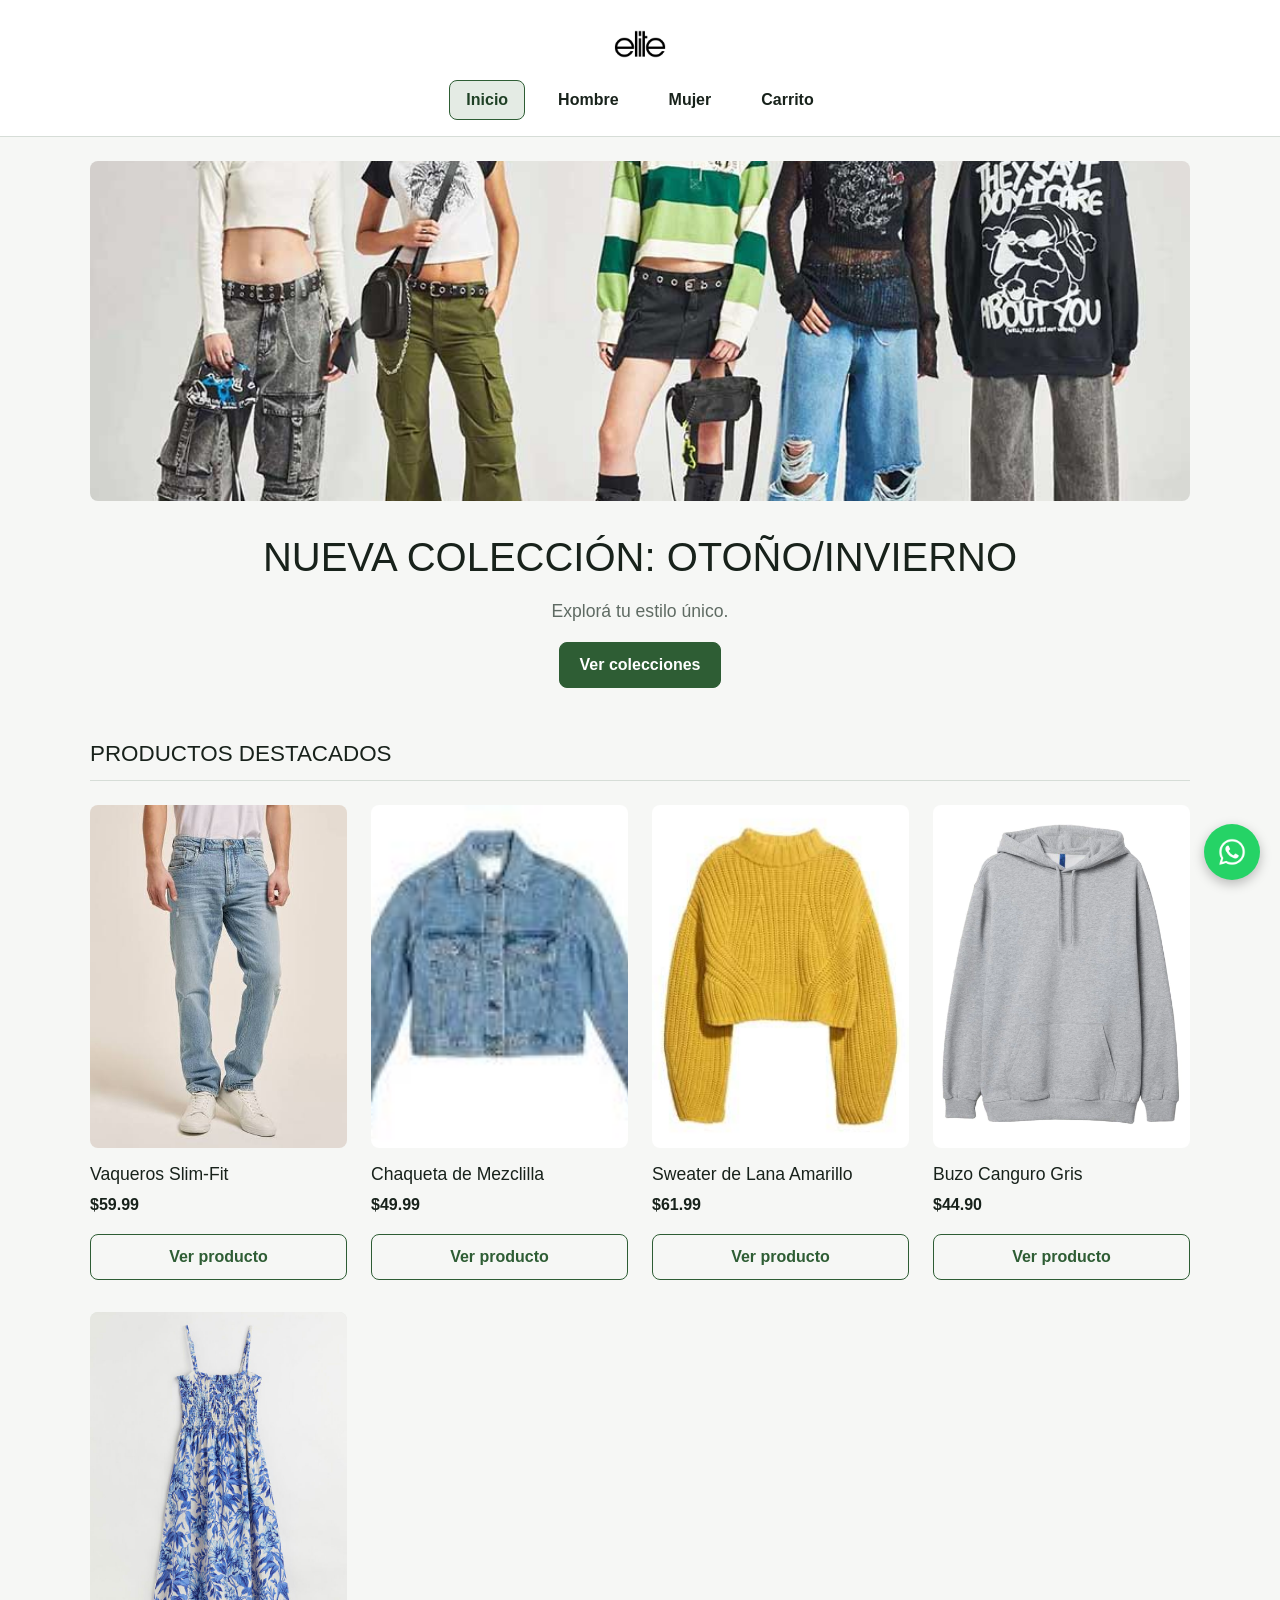
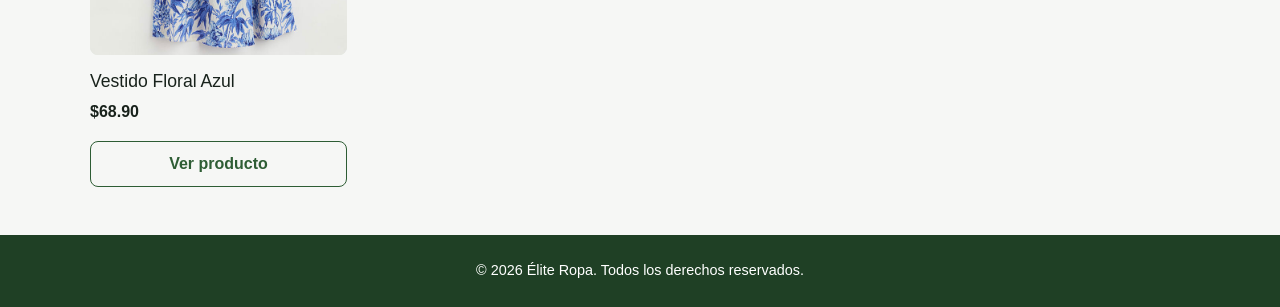
<file: index.html>
<!DOCTYPE html>
<html lang="es">
<head>
  <meta charset="UTF-8">
  <meta http-equiv="refresh" content="0; url=trabajo_practico_4/src/index.html">
  <title>Élite</title>
</head>
<body>
  <a href="trabajo_practico_4/src/index.html">Ir a Élite</a>
</body>
</html>
</file>
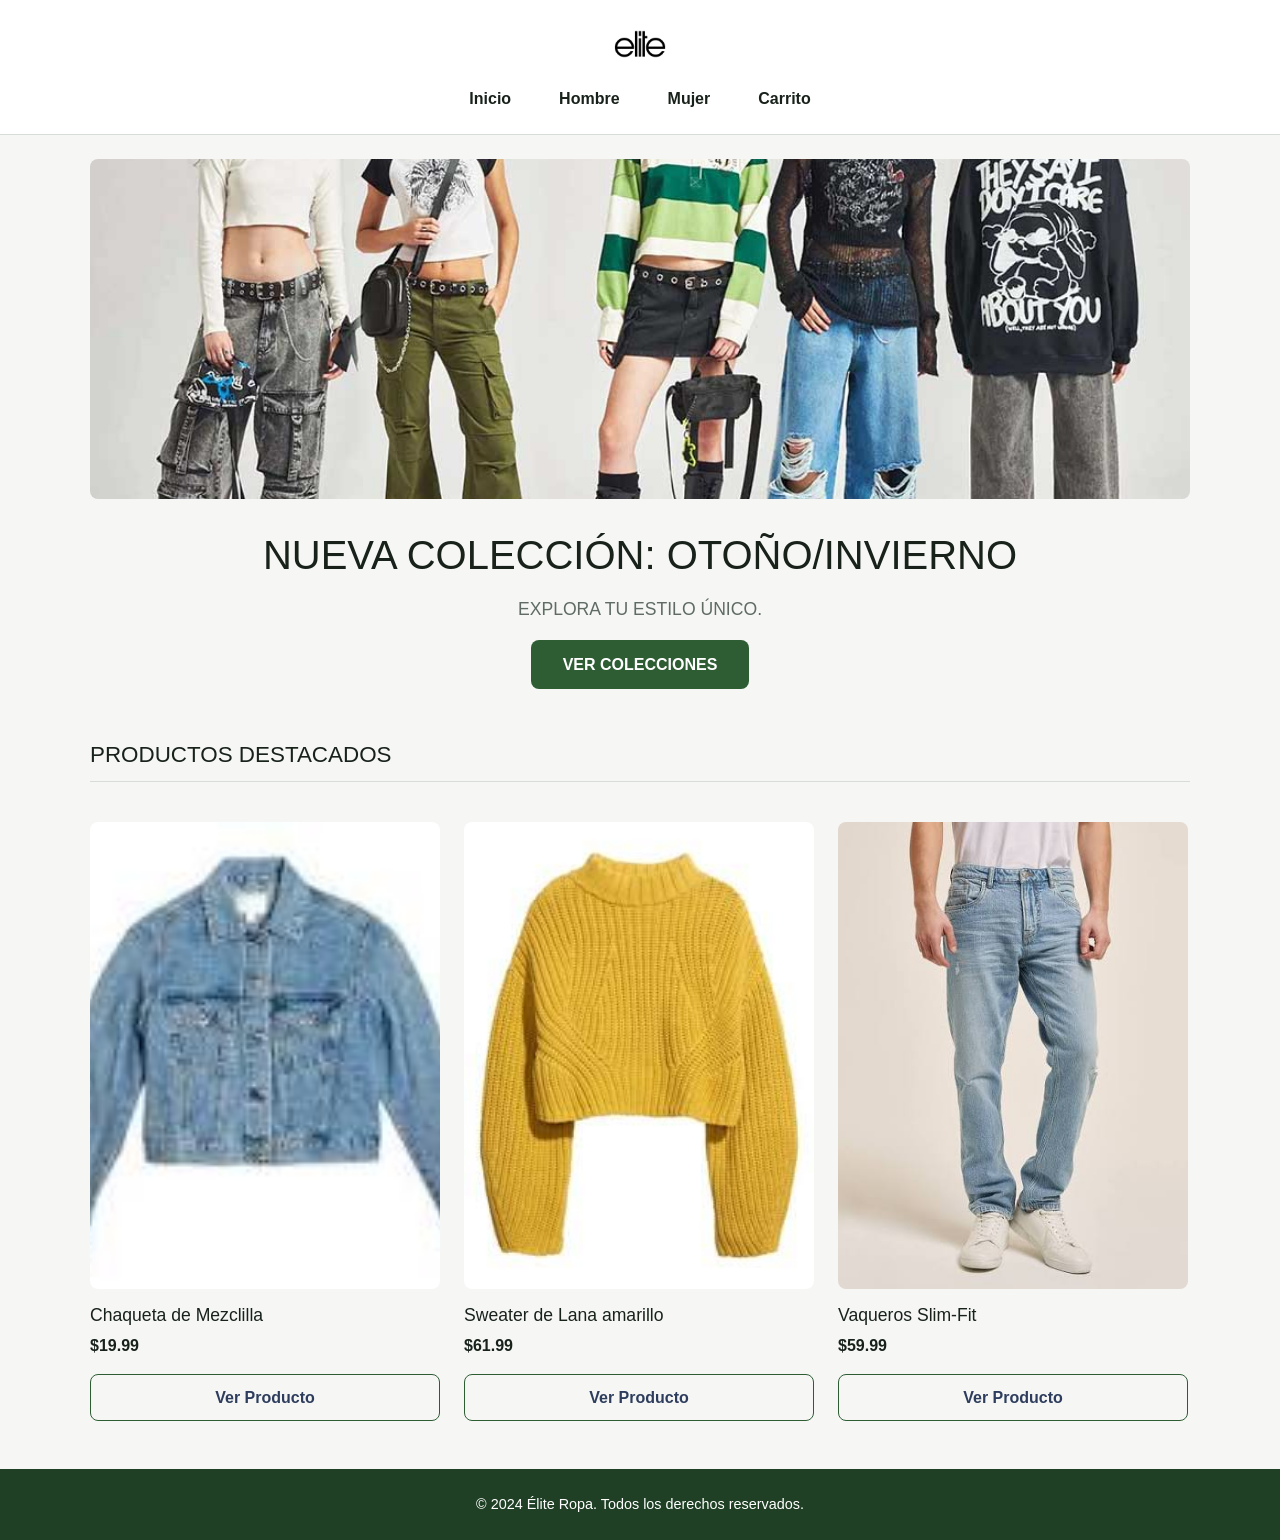
<file: trabajo_practico_3/src/index.html>
<!DOCTYPE html>
<html lang="es">
<head>
    <meta charset="UTF-8">
    <meta name="viewport" content="width=device-width, initial-scale=1.0">
    <title>Élite - Tienda de Ropa</title>
     <link rel="stylesheet" href="./recursos/estilo/style.css">
    <link rel="icon" href="./recursos/imagenes/logo/elite_icono.png">
</head>
<body>
    <header class="encabezado_principal">
        <nav class="menu">
            <a href="index.html">
                <img src="./recursos/imagenes/logo/elite_logo.png" alt="Logo Élite" width="50px">
            </a>
            <a href="index.html">Inicio</a>
            <a href="catalogo_hombre.html">Hombre</a>
            <a href="catalogo_mujer.html">Mujer</a>
            <a href="carrito.html">Carrito</a>
        </nav>
        <hr>
    </header>

    <main class="contenido_principal">
        <section class="seccion_coleccion">
            <img src="./recursos/imagenes/productos/coleccion_ropa.jpg" alt="Colección de ropa">
            <h1>NUEVA COLECCIÓN: OTOÑO/INVIERNO</h1>
            <p>EXPLORA TU ESTILO ÚNICO.</p>
            <a href="catalogo_hombre.html">VER COLECCIONES</a>
        </section>
    
        <section class="seccion_productos">
            <h2>PRODUCTOS DESTACADOS</h2>

            <article class="tarjeta_producto">
                <img src="./recursos/imagenes/productos/producto1.jpg" alt="Chaqueta de Mezclilla">
                <h3>Chaqueta de Mezclilla</h3>
                <p>$19.99</p>
                <a href="catalogo_mujer.html">Ver Producto</a>
            </article>

            <article class="tarjeta_producto">
                <img src="./recursos/imagenes/productos/producto2.jpg" alt="Sweater de Lana amarillo">
                <h3>Sweater de Lana amarillo</h3>
                <p>$61.99</p>
                <a href="catalogo_mujer.html">Ver Producto</a>
            </article>

            <article class="tarjeta_producto">
                <img src="./recursos/imagenes/productos/producto3.jpg" alt="Vaqueros Slim-Fit">
                <h3>Vaqueros Slim-Fit</h3>
                <p>$59.99</p>
                <a href="catalogo_hombre.html">Ver Producto</a>
            </article>
        </section>
    </main>

    <hr>
    <footer class="pie_pagina">
        <p>&copy; 2024 Élite Ropa. Todos los derechos reservados.</p>
    </footer>
</body>
</html>
</file>
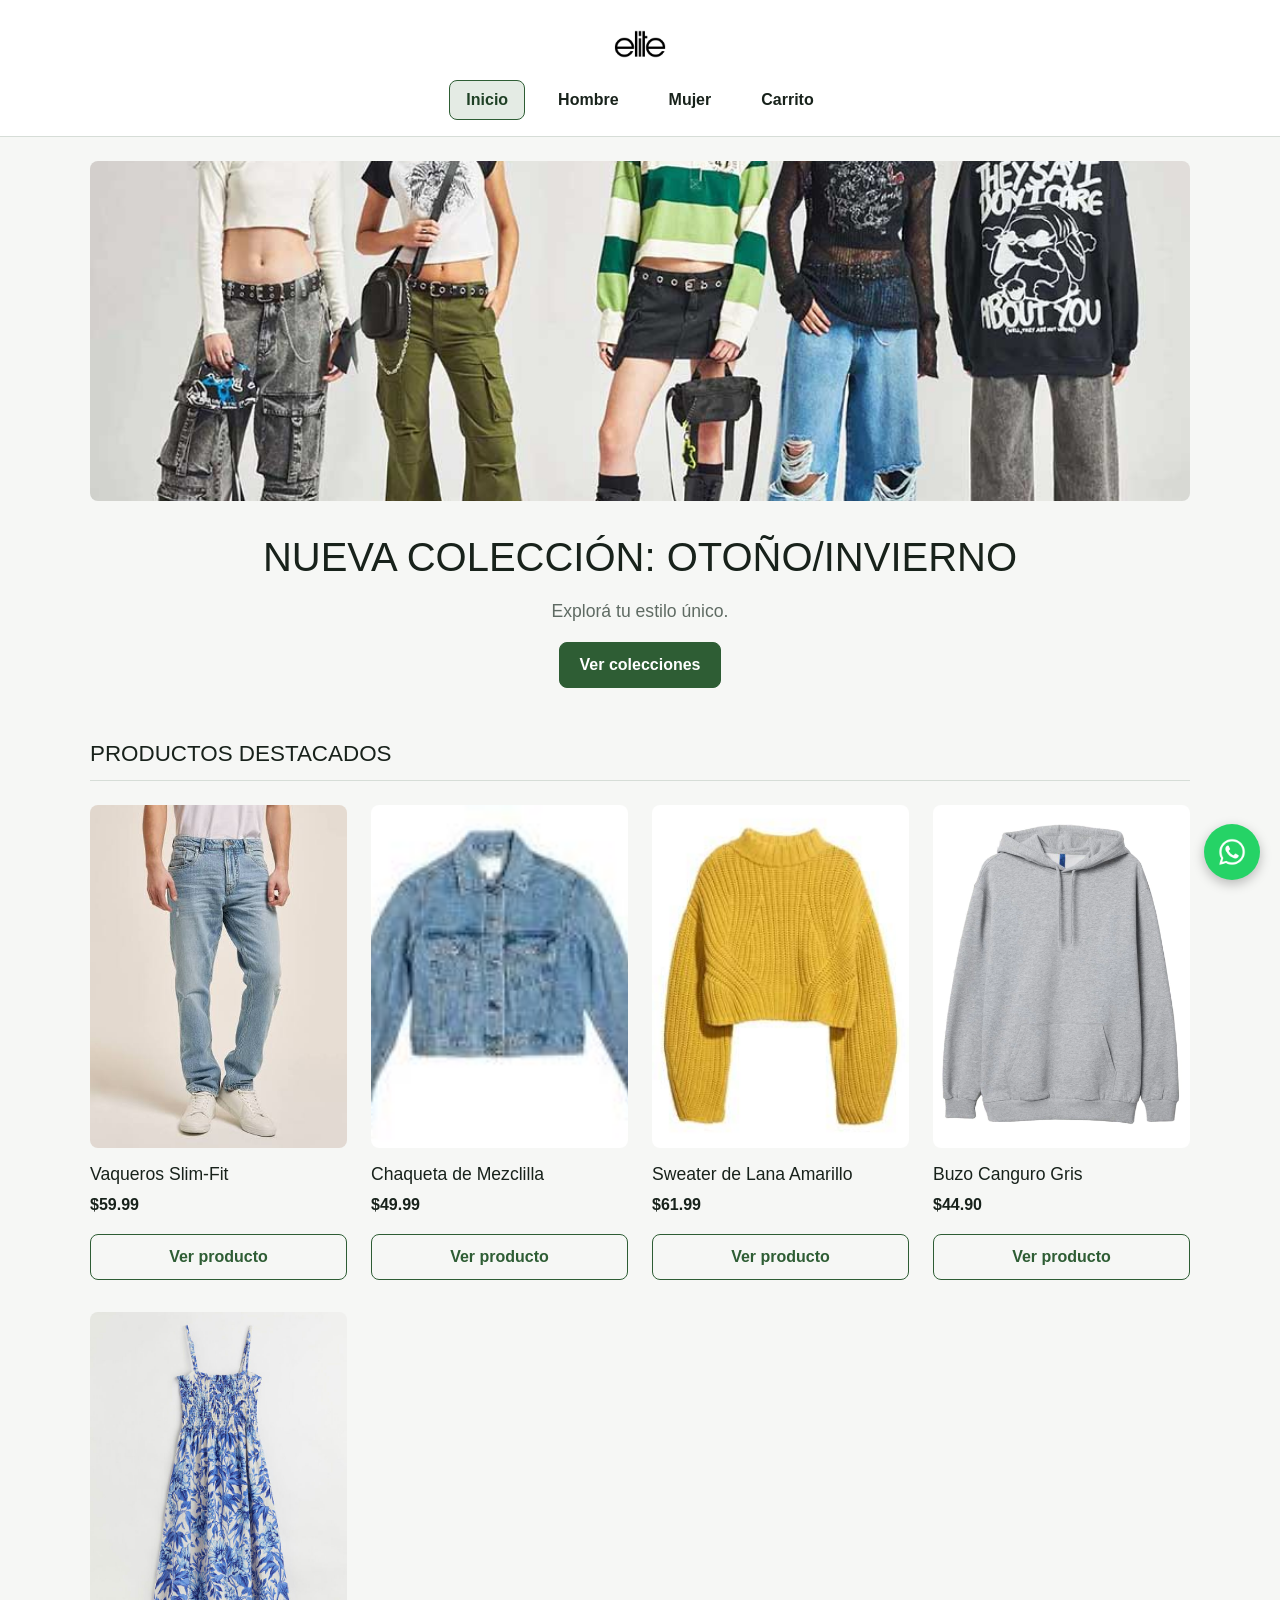
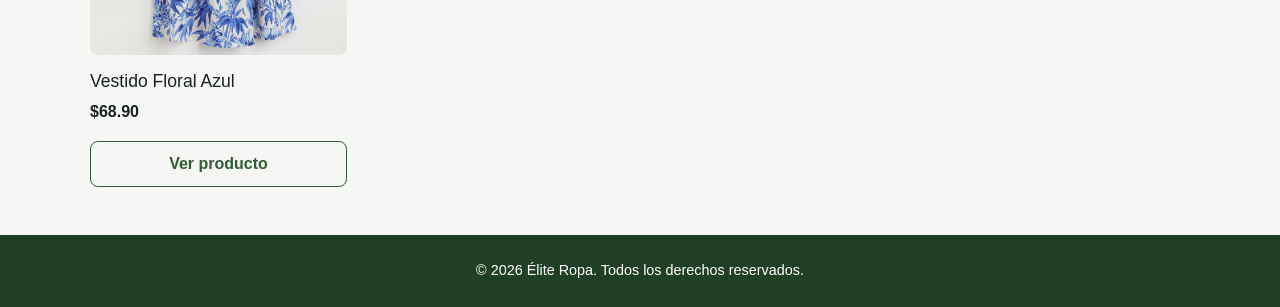
<file: trabajo_practico_4/src/index.html>
<!DOCTYPE html>
<html lang="es">
<head>
    <meta charset="UTF-8">
    <meta name="viewport" content="width=device-width, initial-scale=1.0">
    <title>Élite - Tienda de Ropa</title>
    <link rel="stylesheet" href="./recursos/estilo/style.css">
    <link rel="icon" href="./recursos/imagenes/logo/elite_icono.png">
    <script type="module" src="./recursos/js/vistas/vista.inicio.js"></script>
</head>
<body>
    <header class="encabezado-principal">
        <nav class="menu-principal" aria-label="Menú principal">
            <a class="menu-principal__logo" href="index.html">
                <img class="menu-principal__logo-imagen" src="./recursos/imagenes/logo/elite_logo.png" alt="Élite - Inicio">
            </a>
            <a class="menu-principal__enlace menu-principal__enlace--activo" aria-current="page" href="index.html">Inicio</a>
            <a class="menu-principal__enlace" href="catalogo_hombre.html">Hombre</a>
            <a class="menu-principal__enlace" href="catalogo_mujer.html">Mujer</a>
            <a class="menu-principal__enlace" href="carrito.html">Carrito <span class="menu-principal__contador" data-carrito-contador hidden>0</span></a>
        </nav>
    </header>

    <main class="contenido-principal">
        <section class="portada">
            <img class="portada__imagen" src="./recursos/imagenes/productos/coleccion_ropa.jpg" alt="Colección de ropa">
            <h1 class="portada__titulo">NUEVA COLECCIÓN: OTOÑO/INVIERNO</h1>
            <p class="portada__subtitulo">Explorá tu estilo único.</p>
            <a class="boton boton--primario" href="catalogo_hombre.html">Ver colecciones</a>
        </section>

        <section>
            <h2 class="titulo-seccion">PRODUCTOS DESTACADOS</h2>
            <p class="estado-carga" data-estado role="status">Cargando productos...</p>
            <ul class="grilla-productos" id="grilla-destacados"></ul>
        </section>
    </main>

    <footer class="pie-pagina">
        <p class="pie-pagina__texto">&copy; 2026 Élite Ropa. Todos los derechos reservados.</p>
    </footer>
</body>
</html>
</file>
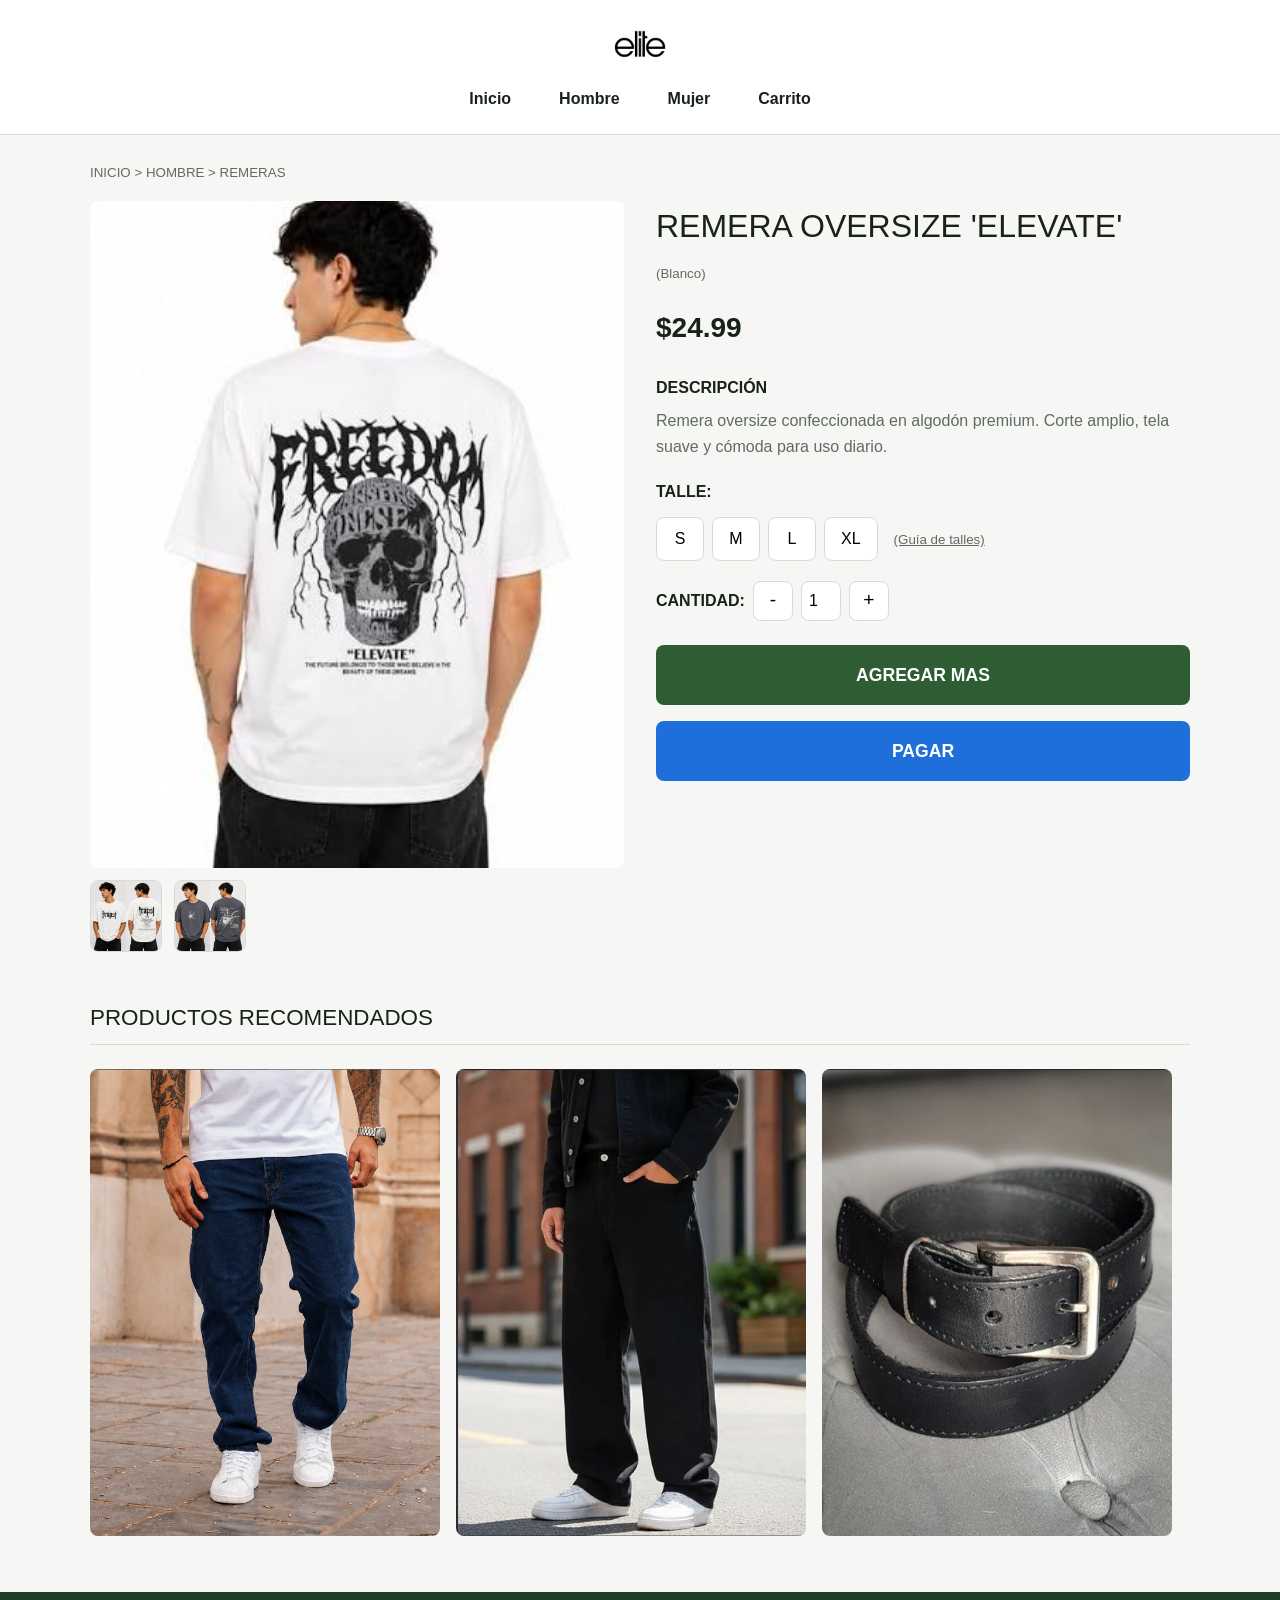
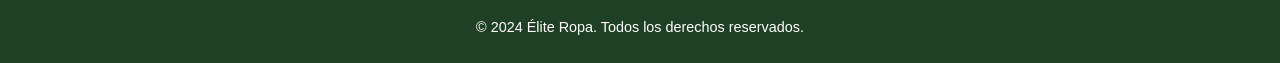
<file: trabajo_practico_3/src/carrito.html>
<!DOCTYPE html>
<html lang="es">
<head>
    <meta charset="UTF-8">
    <meta name="viewport" content="width=device-width, initial-scale=1.0">
    <title>Élite - Carrito</title>
    <link rel="stylesheet" href="./recursos/estilo/style.css">
    <link rel="icon" href="./recursos/imagenes/logo/elite_icono.png">
</head>
<body>
    <header class="encabezado_principal">
        <nav class="menu">
            <a href="index.html">
                <img src="./recursos/imagenes/logo/elite_logo.png" alt="Logo Élite" width="50px">
            </a>
            <a href="index.html">Inicio</a>
            <a href="catalogo_hombre.html">Hombre</a>
            <a href="catalogo_mujer.html">Mujer</a>
            <a href="carrito.html">Carrito</a>
        </nav>
        <hr>
    </header>

    <main class="contenido_principal">
        <p><small>INICIO > HOMBRE > REMERAS</small></p>

        <section class="seccion_productos">
            <article class="tarjeta_producto">
                <!-- GALERÍA DE IMÁGENES DEL PRODUCTO -->
                <div class="galeria_producto">
                    <img src="./recursos/imagenes/productos/remera_oversize_principal.jpg" alt="Remera Oversize Elevate" width="300px">
                    <div>
                        <img src="./recursos/imagenes/productos/vista_miniatura_1.jpg" alt="Vista miniatura 1" width="70px">
                        <img src="./recursos/imagenes/productos/vista_miniatura_2.jpg" alt="Vista miniatura 2" width="70px">
                    </div>
                </div>

                <!-- DETALLES Y OPCIONES DEL PRODUCTO -->
                <div class="detalles_producto">
                    <h1>REMERA OVERSIZE 'ELEVATE'</h1>
                    <p><small>(Blanco)</small></p>
                    <h2>$24.99</h2>

                    <h3>DESCRIPCIÓN</h3>
                    <p>Remera oversize confeccionada en algodón premium. Corte amplio, tela suave y cómoda para uso diario.</p>

                    <!-- SELECCIÓN DE TALLE -->
                    <div class="talles">
                        <p><strong>TALLE:</strong></p>
                        <button type="button">S</button>
                        <button type="button">M</button>
                        <button type="button">L</button>
                        <button type="button">XL</button>
                        <a href="#"><small>(Guía de talles)</small></a>
                    </div>

                    <br>

                    <!-- CANTIDAD Y BOTÓN DE COMPRA -->
                    <div class="cantidad">
                        <label for="cantidad_producto"><strong>CANTIDAD:</strong></label>
                        <button type="button">-</button>
                        <input type="number" id="cantidad_producto" name="cantidad" value="1" min="1" style="width: 40px; text-align: center;">
                        <button type="button">+</button>
                    </div>

                    <div class="botones_carrito">
                        <button class="boton_agregar">AGREGAR MAS</button>
                        <button class="boton_pagar">PAGAR</button>
                    </div>
                </div>
            </article>
        </section>

        <hr>

        <!-- PRODUCTOS RECOMENDADOS -->
        <section class="seccion_recomendados">
            <h2>PRODUCTOS RECOMENDADOS</h2>
            <div>
                <article class="tarjeta_producto">
                    <img src="./recursos/imagenes/productos/recomendacion_1.jpg" alt="Pantalón Jean" width="150px">
                </article>
                <article class="tarjeta_producto">
                    <img src="./recursos/imagenes/productos/recomendacion_2.jpg" alt="Pantalón Negro" width="150px">
                </article>
                <article class="tarjeta_producto">
                    <img src="./recursos/imagenes/productos/recomendacion_3.jpg" alt="Cinturón de Cuero" width="150px">
                </article>
            </div>
        </section>
    </main>

    <hr>
    <footer class="pie_pagina">
        <p>&copy; 2024 Élite Ropa. Todos los derechos reservados.</p>
    </footer>
</body>
</html>
</file>
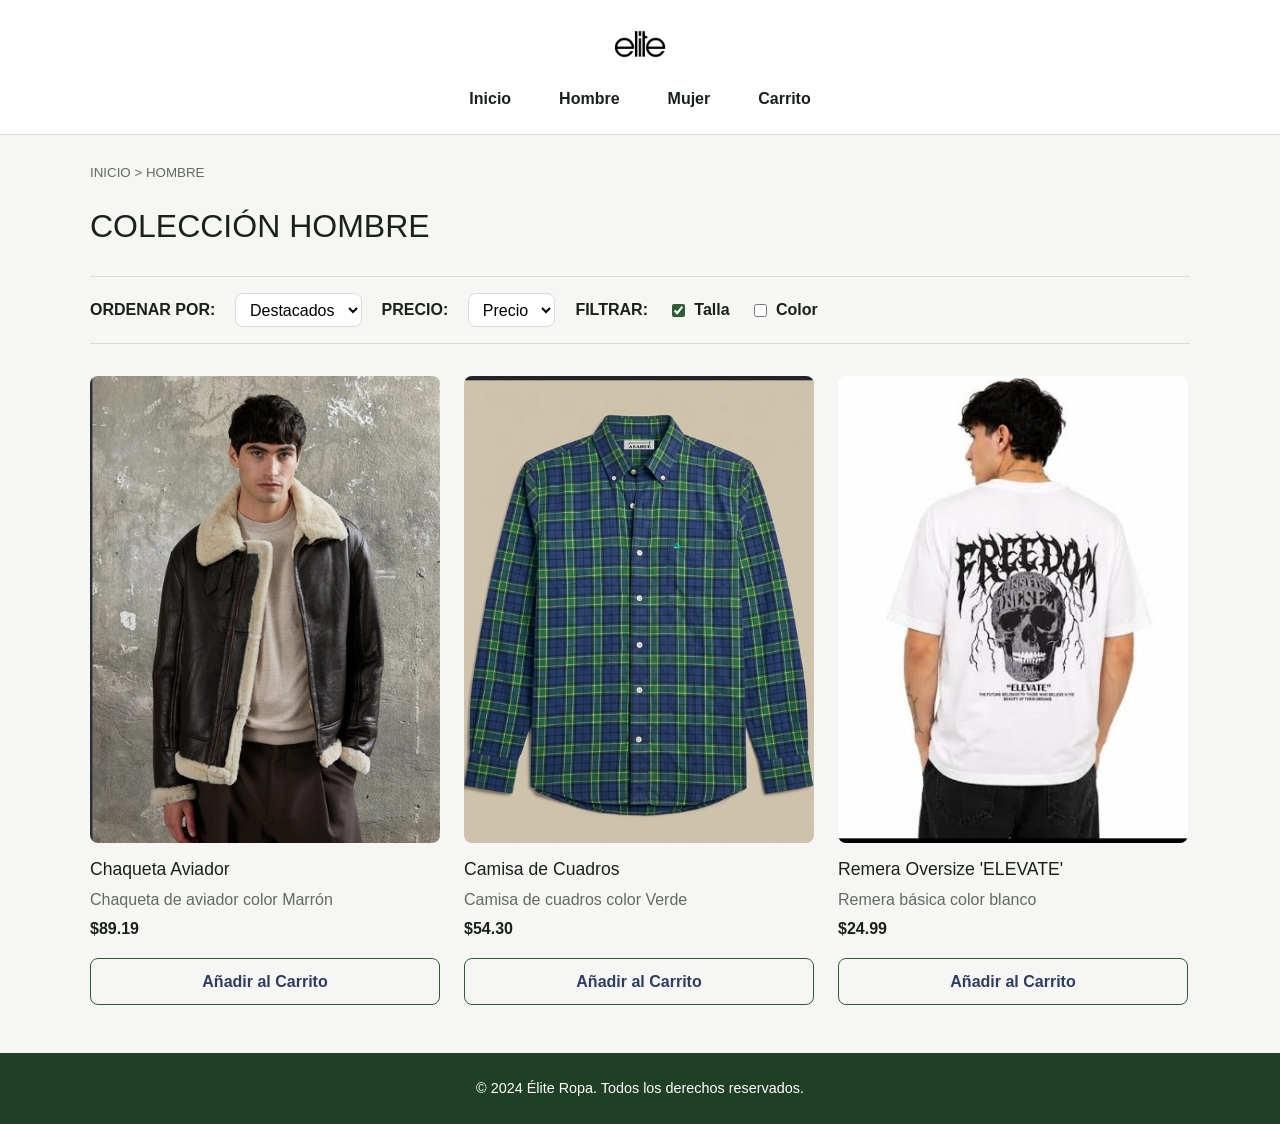
<file: trabajo_practico_3/src/catalogo_hombre.html>
<!DOCTYPE html>
<html lang="es">
<head>
    <meta charset="UTF-8">
    <meta name="viewport" content="width=device-width, initial-scale=1.0">
    <title>Élite - Catálogo Hombre</title>
     <link rel="stylesheet" href="./recursos/estilo/style.css">
    <link rel="icon" href="./recursos/imagenes/logo/elite_icono.png">
</head>
<body>
    <header class="encabezado_principal">
        <nav class="menu">
            <a href="index.html">
                <img src="./recursos/imagenes/logo/elite_logo.png" alt="Logo Élite" width="50px">
            </a>
            <a href="index.html">Inicio</a>
            <a href="catalogo_hombre.html">Hombre</a>
            <a href="catalogo_mujer.html">Mujer</a>
            <a href="carrito.html">Carrito</a>
        </nav>
        <hr>
    </header>

    <main class="contenido_principal">
        <!-- MIGA DE PAN -->
        <p><small>INICIO > HOMBRE</small></p>

        <h1>COLECCIÓN HOMBRE</h1>

        <!-- FILTROS Y ORDENAMIENTO -->
        <section class="formulario">
            <form action="#" method="GET">
                <label for="ordenar-hombre">ORDENAR POR:</label>
                <select name="ordenar" id="ordenar-hombre">
                    <option value="destacados">Destacados</option>
                    <option value="nuevos">Nuevos</option>
                    <option value="az">A - Z</option>
                    <option value="za">Z - A</option>
                </select>

                <label for="precio-hombre">PRECIO:</label>
                <select name="precio" id="precio-hombre">
                    <option value="defecto">Precio</option>
                    <option value="mayor">Mayor</option>
                    <option value="menor">Menor</option>
                </select>

                <span>FILTRAR:</span>
                <label><input type="checkbox" name="talla" checked> Talla</label>
                <label><input type="checkbox" name="color"> Color</label>
            </form>
        </section>

        <br>

        <!-- GRILLA DE PRODUCTOS HOMBRE -->
        <section class="seccion_hombre">
            <article class="tarjeta_producto">
                <img src="./recursos/imagenes/productos/producto4.jpg" alt="Chaqueta Aviador" width="200px">
                <h3>Chaqueta Aviador</h3>
                <p>Chaqueta de aviador color Marrón</p>
                <p><strong>$89.19</strong></p>
                <button type="button">Añadir al Carrito</button>
            </article>

            <article class="tarjeta_producto">
                <img src="./recursos/imagenes/productos/producto5.jpg" alt="Camisa de Cuadros Verde" width="200px">
                <h3>Camisa de Cuadros</h3>
                <p>Camisa de cuadros color Verde</p>
                <p><strong>$54.30</strong></p>
                <button type="button">Añadir al Carrito</button>
            </article>

             <article class="tarjeta_producto">
                <img src="./recursos/imagenes/productos/remera_oversize_principal.jpg" alt="Remera Oversize" width="200px">
                <h3>Remera Oversize 'ELEVATE'</h3>
                <p>Remera básica color blanco</p>
                <p><strong>$24.99</strong></p>
                <button type="button">Añadir al Carrito</button>
            </article>
        </section>
    </main>

    <hr>
    <footer class="pie_pagina">
        <p>&copy; 2024 Élite Ropa. Todos los derechos reservados.</p>
    </footer>
</body>
</html>
</file>
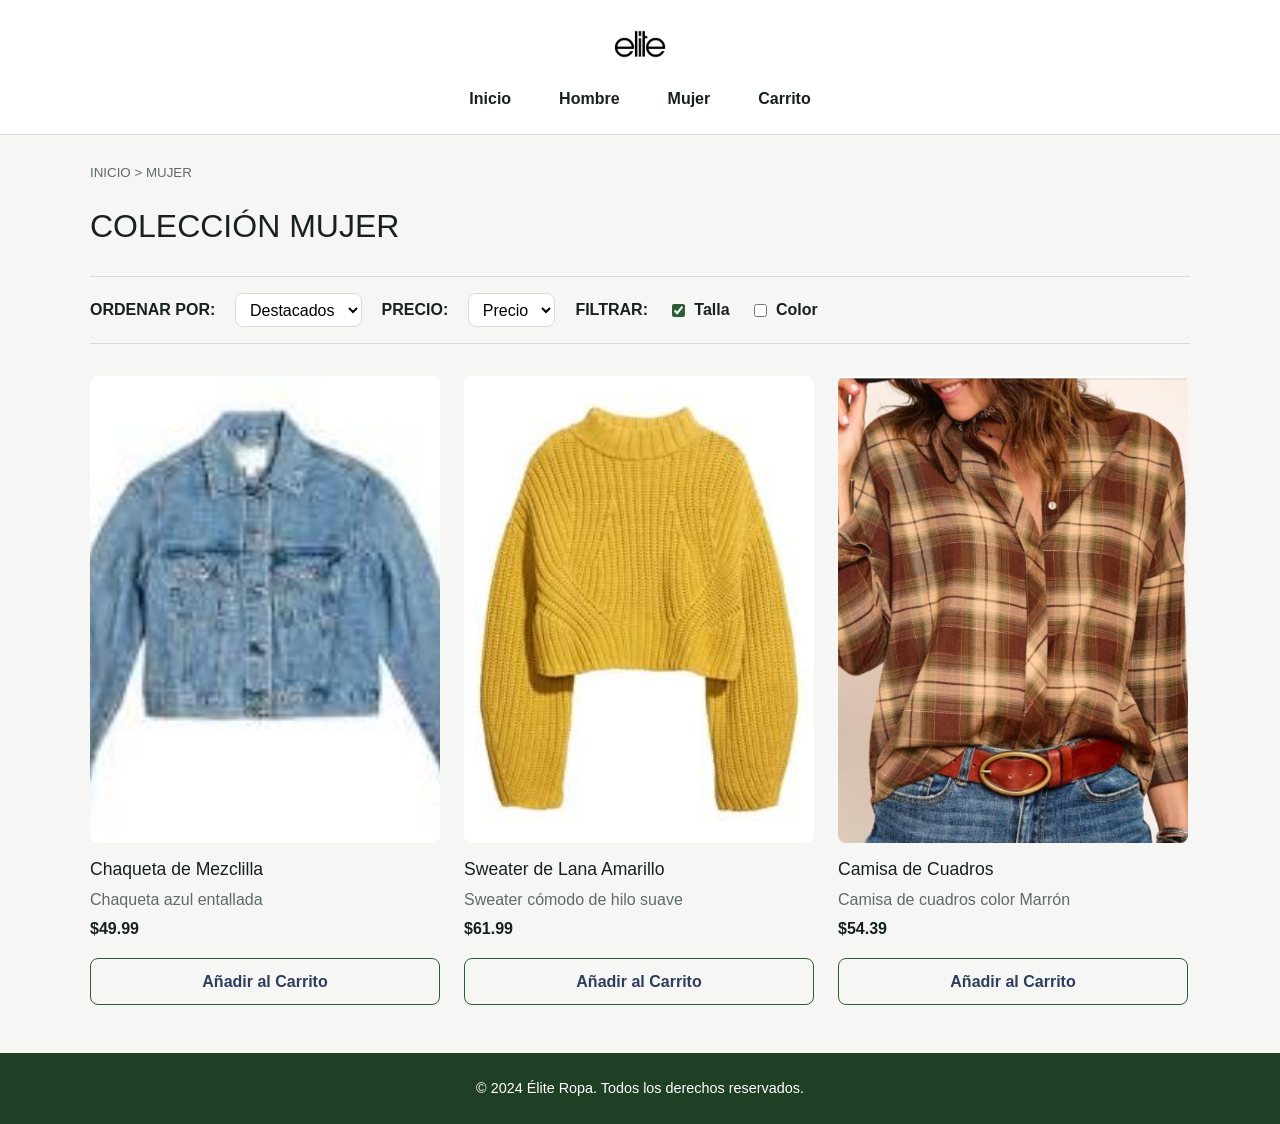
<file: trabajo_practico_3/src/catalogo_mujer.html>
<!DOCTYPE html>
<html lang="es">
<head>
    <meta charset="UTF-8">
    <meta name="viewport" content="width=device-width, initial-scale=1.0">
    <title>Élite - Catálogo Mujer</title>
    <link rel="stylesheet" href="./recursos/estilo/style.css">
    <link rel="icon" href="./recursos/imagenes/logo/elite_icono.png">
</head>
<body>
    <header class="encabezado_principal">
        <nav class="menu">
            <a href="index.html">
                <img src="./recursos/imagenes/logo/elite_logo.png" alt="Logo Élite" width="50px">
            </a>
            <a href="index.html">Inicio</a>
            <a href="catalogo_hombre.html">Hombre</a>
            <a href="catalogo_mujer.html">Mujer</a>
            <a href="carrito.html">Carrito</a>
        </nav>
        <hr>
    </header>

    <main class="contenido_principal">
        <!-- MIGA DE PAN -->
        <p><small>INICIO > MUJER</small></p>

        <h1>COLECCIÓN MUJER</h1>

        <!-- FILTROS Y ORDENAMIENTO -->
        <section class="formulario">
            <form action="#" method="GET">
                <label for="ordenar-mujer">ORDENAR POR:</label>
                <select name="ordenar" id="ordenar-mujer">
                    <option value="destacados">Destacados</option>
                    <option value="nuevos">Nuevos</option>
                    <option value="az">A - Z</option>
                    <option value="za">Z - A</option>
                </select>

                <label for="precio-mujer">PRECIO:</label>
                <select name="precio" id="precio-mujer">
                    <option value="defecto">Precio</option>
                    <option value="mayor">Mayor</option>
                    <option value="menor">Menor</option>
                </select>

                <span>FILTRAR:</span>
                <label><input type="checkbox" name="talla" checked> Talla</label>
                <label><input type="checkbox" name="color"> Color</label>
            </form>
        </section>

        <br>

        <!-- GRILLA DE PRODUCTOS MUJER -->
        <section class="seccion_mujer">
            <article class="tarjeta_producto">
                <img src="./recursos/imagenes/productos/producto1.jpg" alt="Chaqueta de Mezclilla" width="200px">
                <h3>Chaqueta de Mezclilla</h3>
                <p>Chaqueta azul entallada</p>
                <p><strong>$49.99</strong></p>
                <button type="button">Añadir al Carrito</button>
            </article>

            <article class="tarjeta_producto">
                <img src="./recursos/imagenes/productos/producto2.jpg" alt="Sweater de Lana" width="200px">
                <h3>Sweater de Lana Amarillo</h3>
                <p>Sweater cómodo de hilo suave</p>
                <p><strong>$61.99</strong></p>
                <button type="button">Añadir al Carrito</button>
            </article>

            <article class="tarjeta_producto">
                <img src="./recursos/imagenes/productos/producto6.jpg" alt="Camisa de Cuadros Marrón" width="200px">
                <h3>Camisa de Cuadros</h3>
                <p>Camisa de cuadros color Marrón</p>
                <p><strong>$54.39</strong></p>
                <button type="button">Añadir al Carrito</button>
            </article>
        </section>
    </main>

    <hr>
    <footer class="pie_pagina">
        <p>&copy; 2024 Élite Ropa. Todos los derechos reservados.</p>
    </footer>
</body>
</html>
</file>
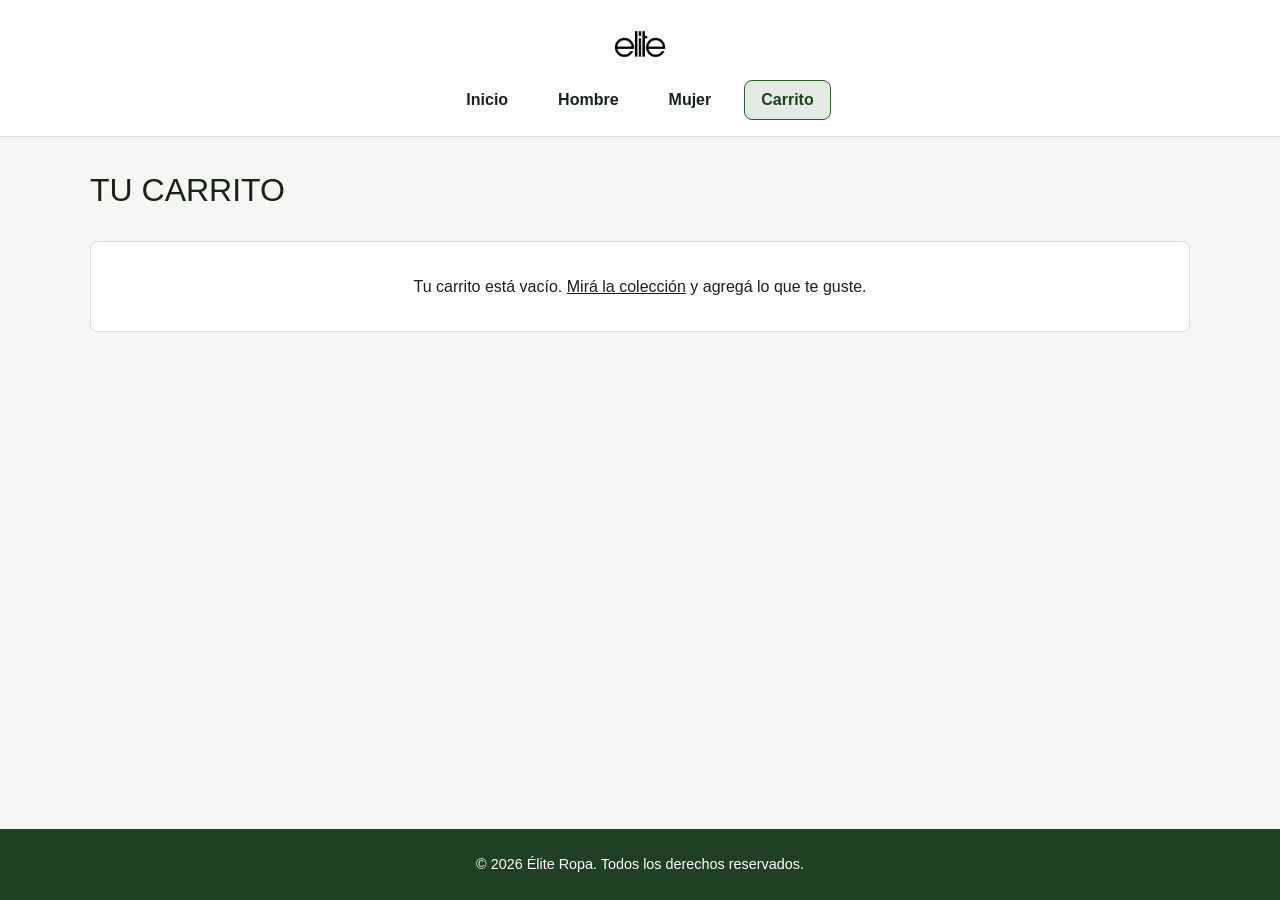
<file: trabajo_practico_4/src/carrito.html>
<!DOCTYPE html>
<html lang="es">
<head>
    <meta charset="UTF-8">
    <meta name="viewport" content="width=device-width, initial-scale=1.0">
    <title>Élite - Carrito</title>
    <link rel="stylesheet" href="./recursos/estilo/style.css">
    <link rel="icon" href="./recursos/imagenes/logo/elite_icono.png">
    <script type="module" src="./recursos/js/vistas/vista.carrito.js"></script>
</head>
<body>
    <header class="encabezado-principal">
        <nav class="menu-principal" aria-label="Menú principal">
            <a class="menu-principal__logo" href="index.html">
                <img class="menu-principal__logo-imagen" src="./recursos/imagenes/logo/elite_logo.png" alt="Élite - Inicio">
            </a>
            <a class="menu-principal__enlace" href="index.html">Inicio</a>
            <a class="menu-principal__enlace" href="catalogo_hombre.html">Hombre</a>
            <a class="menu-principal__enlace" href="catalogo_mujer.html">Mujer</a>
            <a class="menu-principal__enlace menu-principal__enlace--activo" aria-current="page" href="carrito.html">Carrito <span class="menu-principal__contador" data-carrito-contador hidden>0</span></a>
        </nav>
    </header>

    <main class="contenido-principal">
        <h1 class="titulo-pagina">TU CARRITO</h1>

        <p class="estado-carga" data-estado role="status">Cargando carrito...</p>

        <p class="carrito__vacio" id="carrito-vacio" hidden>
            Tu carrito está vacío. <a href="catalogo_hombre.html">Mirá la colección</a> y agregá lo que te guste.
        </p>

        <div class="carrito">
            <ul class="carrito__lista" id="carrito-lista"></ul>

            <aside class="resumen-compra" id="carrito-resumen" aria-label="Resumen del carrito" hidden>
                <h2 class="resumen-compra__titulo">Resumen</h2>
                <dl class="resumen-compra__lista" id="carrito-totales"></dl>
                <div class="resumen-compra__acciones">
                    <a class="boton boton--primario boton--bloque" href="checkout_envio.html">Iniciar compra</a>
                    <a class="boton boton--contorno" href="catalogo_hombre.html">Seguir comprando</a>
                </div>
            </aside>
        </div>
    </main>

    <footer class="pie-pagina">
        <p class="pie-pagina__texto">&copy; 2026 Élite Ropa. Todos los derechos reservados.</p>
    </footer>
</body>
</html>
</file>
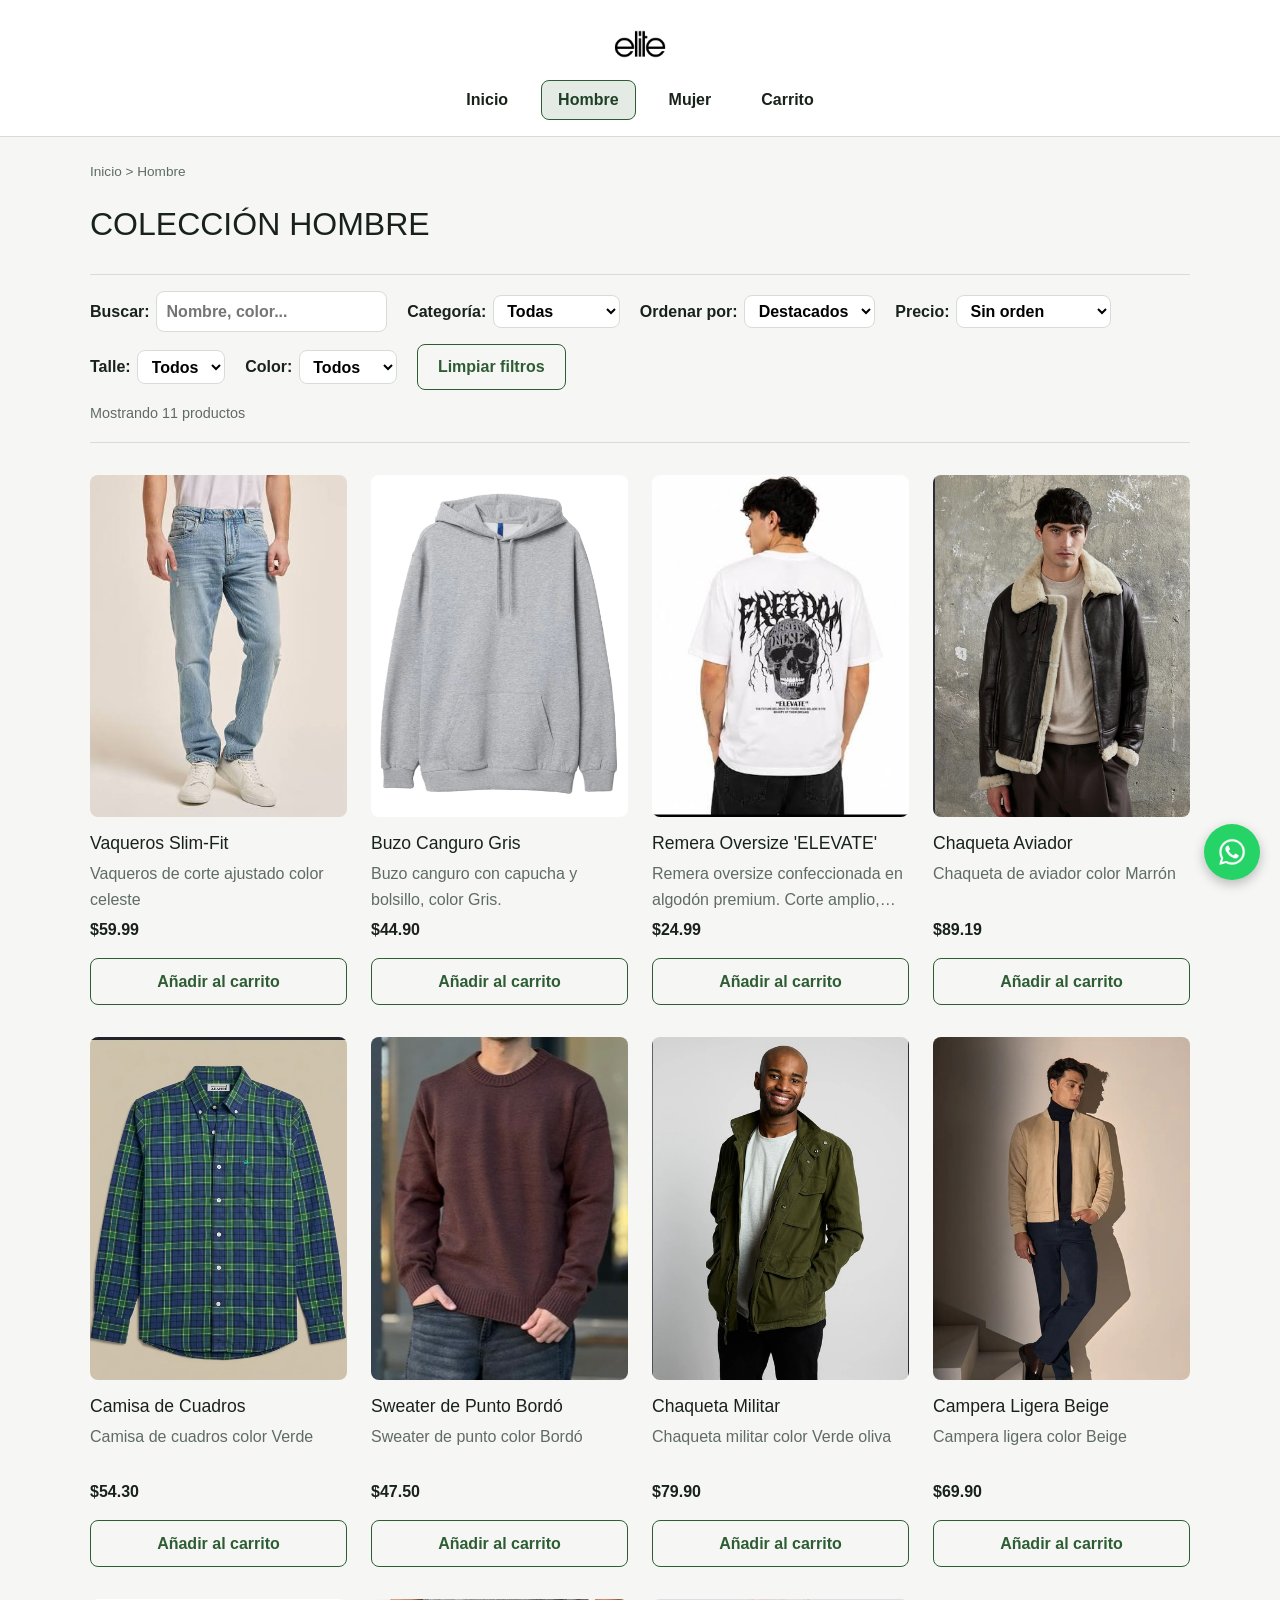
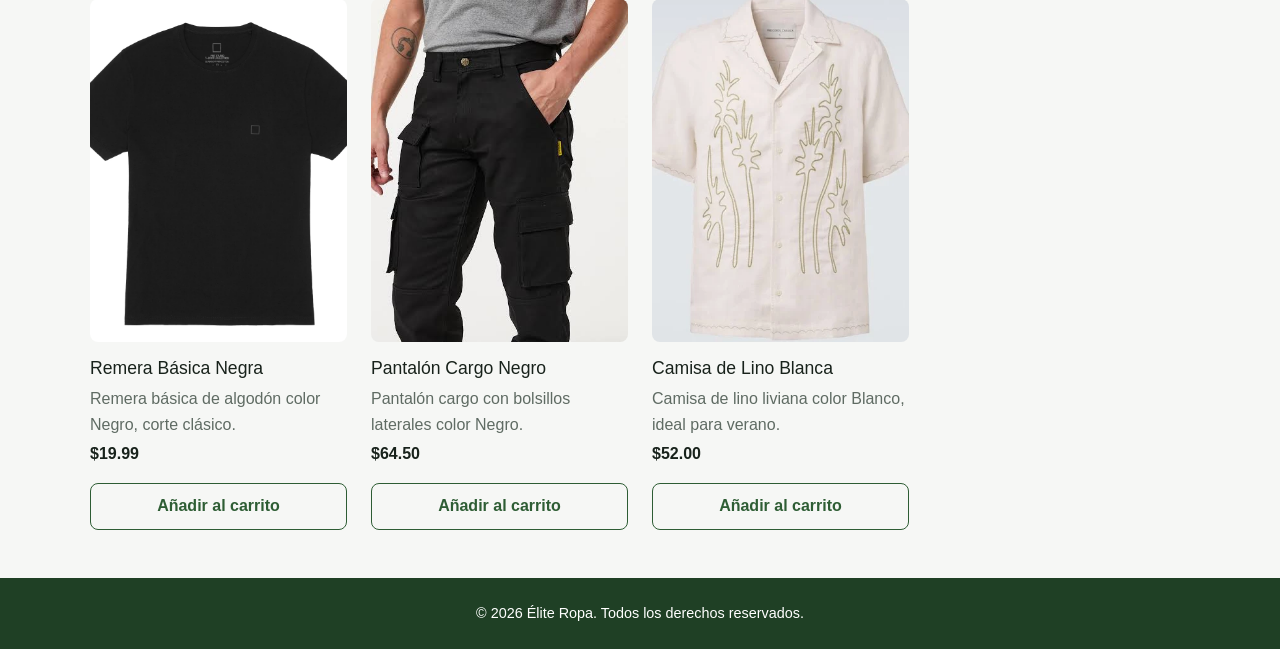
<file: trabajo_practico_4/src/catalogo_hombre.html>
<!DOCTYPE html>
<html lang="es">
<head>
    <meta charset="UTF-8">
    <meta name="viewport" content="width=device-width, initial-scale=1.0">
    <title>Élite - Catálogo Hombre</title>
    <link rel="stylesheet" href="./recursos/estilo/style.css">
    <link rel="icon" href="./recursos/imagenes/logo/elite_icono.png">
    <script type="module" src="./recursos/js/vistas/vista.catalogo.js"></script>
</head>
<body>
    <header class="encabezado-principal">
        <nav class="menu-principal" aria-label="Menú principal">
            <a class="menu-principal__logo" href="index.html">
                <img class="menu-principal__logo-imagen" src="./recursos/imagenes/logo/elite_logo.png" alt="Élite - Inicio">
            </a>
            <a class="menu-principal__enlace" href="index.html">Inicio</a>
            <a class="menu-principal__enlace menu-principal__enlace--activo" aria-current="page" href="catalogo_hombre.html">Hombre</a>
            <a class="menu-principal__enlace" href="catalogo_mujer.html">Mujer</a>
            <a class="menu-principal__enlace" href="carrito.html">Carrito <span class="menu-principal__contador" data-carrito-contador hidden>0</span></a>
        </nav>
    </header>

    <main class="contenido-principal">
        <nav class="migas" aria-label="Migas de pan"><a class="migas__enlace" href="index.html">Inicio</a> &gt; <span>Hombre</span></nav>

        <h1 class="titulo-pagina">COLECCIÓN HOMBRE</h1>

        <section class="filtros-catalogo" aria-label="Filtros y ordenamiento">
            <form class="filtros-catalogo__form" id="filtros-catalogo" role="search" action="catalogo_hombre.html" method="get">
                <label class="filtros-catalogo__etiqueta" for="buscar">Buscar:
                    <input class="filtros-catalogo__select" type="search" name="buscar" id="buscar" placeholder="Nombre, color..." autocomplete="off">
                </label>
                <label class="filtros-catalogo__etiqueta" for="categoria">Categoría:
                    <select class="filtros-catalogo__select" name="categoria" id="categoria">
                        <option value="">Todas</option>
                    </select>
                </label>
                <label class="filtros-catalogo__etiqueta" for="ordenar">Ordenar por:
                    <select class="filtros-catalogo__select" name="ordenar" id="ordenar">
                        <option value="destacados">Destacados</option>
                        <option value="nuevos">Nuevos</option>
                        <option value="az">A - Z</option>
                        <option value="za">Z - A</option>
                    </select>
                </label>
                <label class="filtros-catalogo__etiqueta" for="precio">Precio:
                    <select class="filtros-catalogo__select" name="precio" id="precio">
                        <option value="">Sin orden</option>
                        <option value="mayor">Mayor a menor</option>
                        <option value="menor">Menor a mayor</option>
                    </select>
                </label>
                <label class="filtros-catalogo__etiqueta" for="talle">Talle:
                    <select class="filtros-catalogo__select" name="talle" id="talle">
                        <option value="">Todos</option>
                    </select>
                </label>
                <label class="filtros-catalogo__etiqueta" for="color">Color:
                    <select class="filtros-catalogo__select" name="color" id="color">
                        <option value="">Todos</option>
                    </select>
                </label>
                <button class="boton boton--contorno" type="reset">Limpiar filtros</button>
            </form>
            <p class="filtros-catalogo__cantidad" id="filtros-cantidad" role="status"></p>
        </section>

        <p class="estado-carga" data-estado role="status">Cargando productos...</p>

        <ul class="grilla-productos" id="grilla-productos" data-genero="hombre"></ul>
    </main>

    <footer class="pie-pagina">
        <p class="pie-pagina__texto">&copy; 2026 Élite Ropa. Todos los derechos reservados.</p>
    </footer>
</body>
</html>
</file>
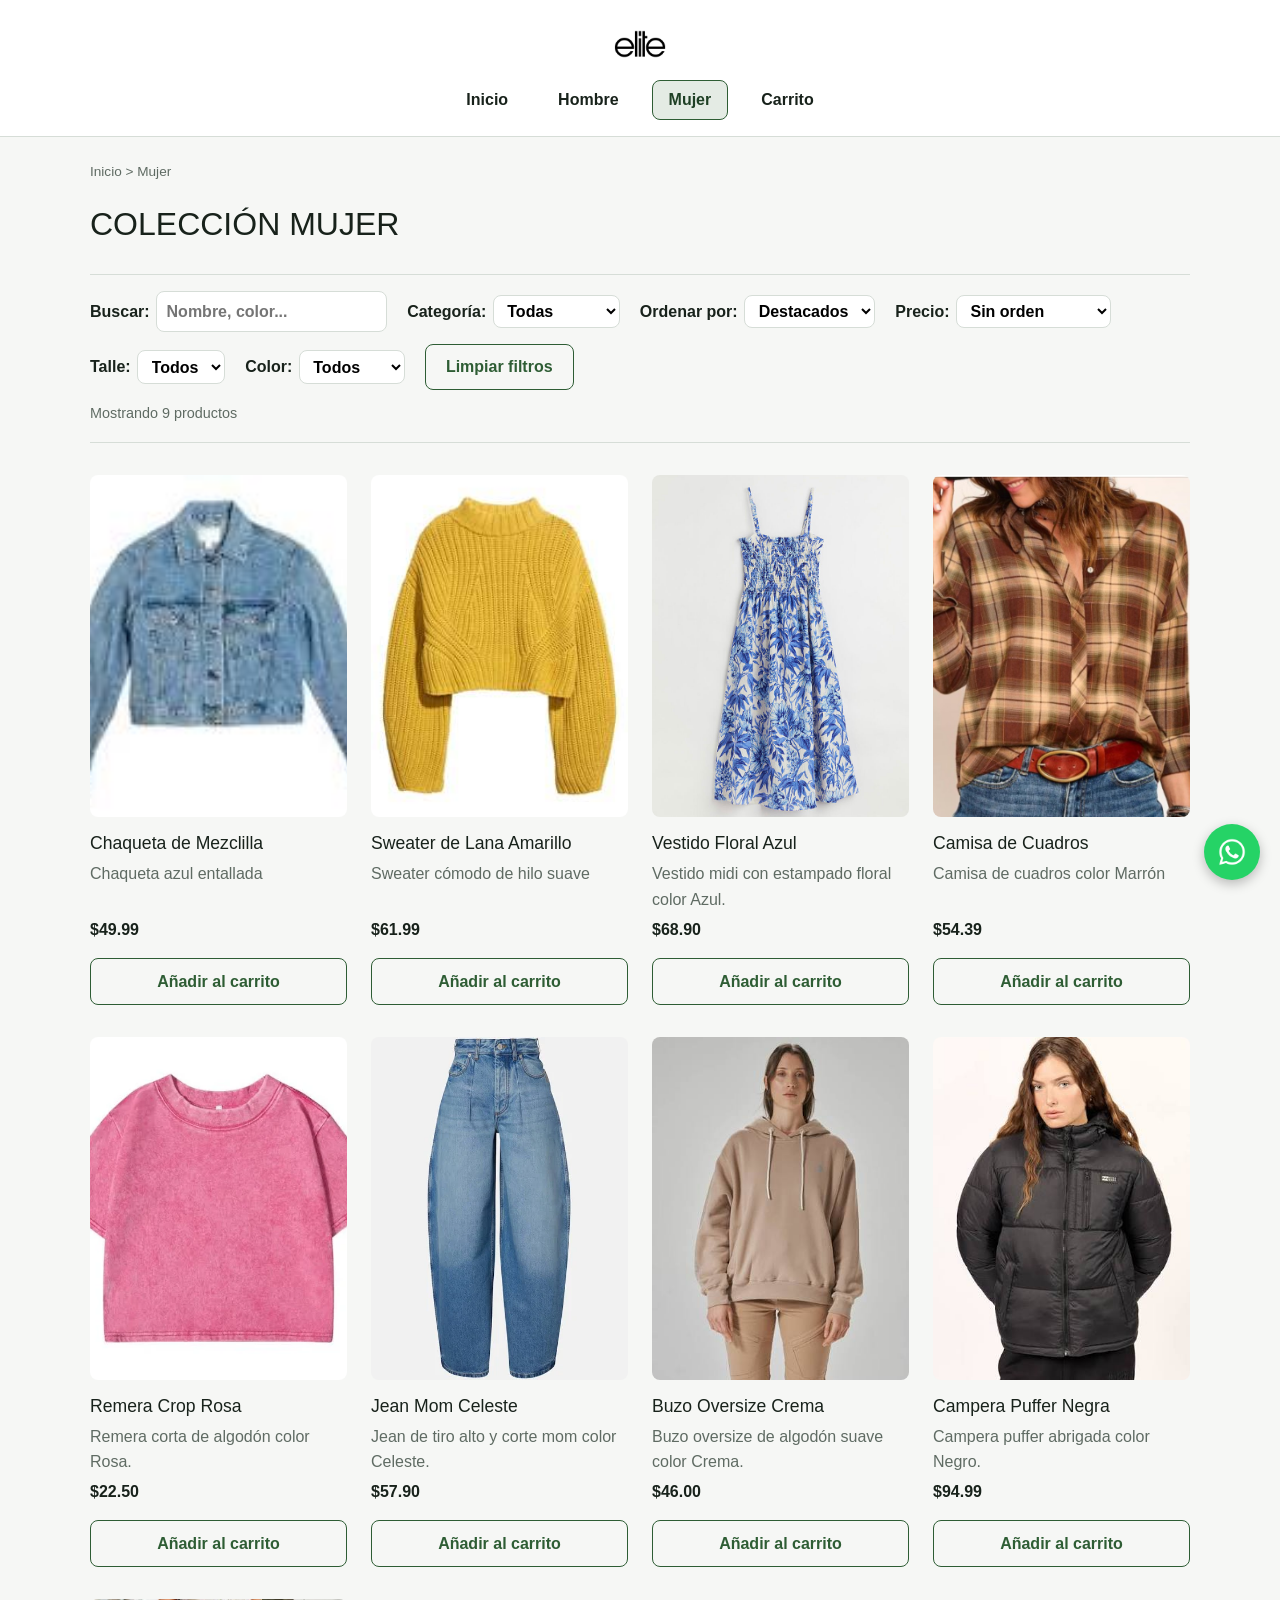
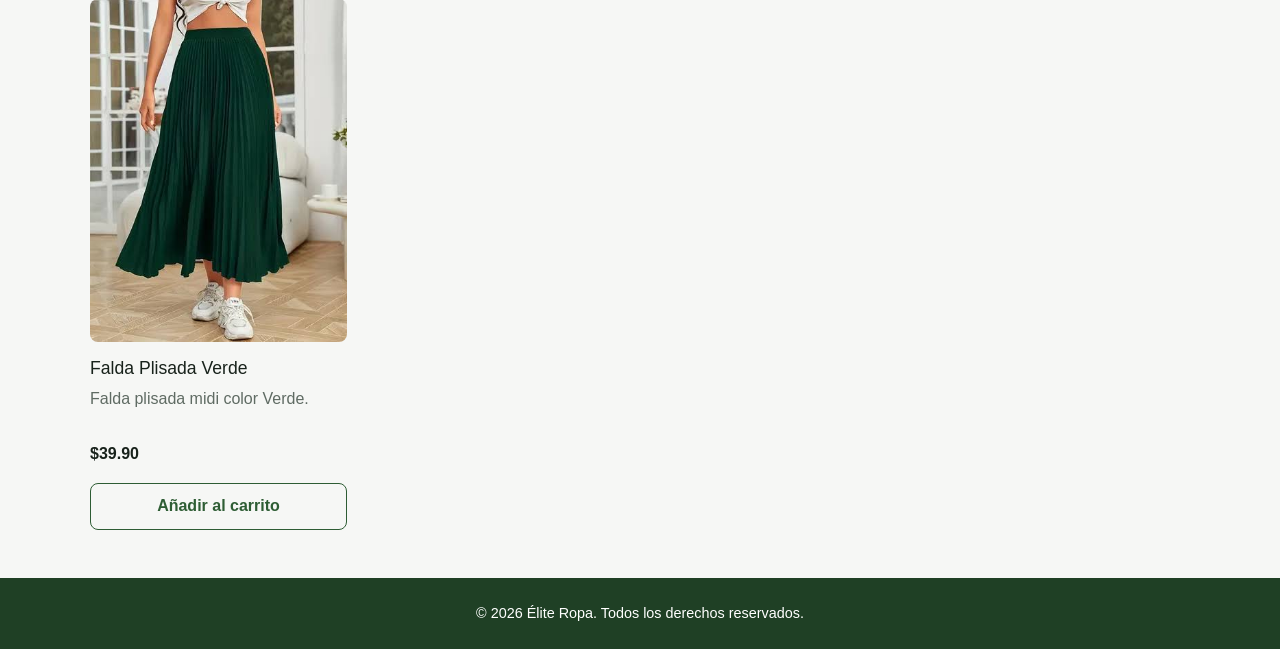
<file: trabajo_practico_4/src/catalogo_mujer.html>
<!DOCTYPE html>
<html lang="es">
<head>
    <meta charset="UTF-8">
    <meta name="viewport" content="width=device-width, initial-scale=1.0">
    <title>Élite - Catálogo Mujer</title>
    <link rel="stylesheet" href="./recursos/estilo/style.css">
    <link rel="icon" href="./recursos/imagenes/logo/elite_icono.png">
    <script type="module" src="./recursos/js/vistas/vista.catalogo.js"></script>
</head>
<body>
    <header class="encabezado-principal">
        <nav class="menu-principal" aria-label="Menú principal">
            <a class="menu-principal__logo" href="index.html">
                <img class="menu-principal__logo-imagen" src="./recursos/imagenes/logo/elite_logo.png" alt="Élite - Inicio">
            </a>
            <a class="menu-principal__enlace" href="index.html">Inicio</a>
            <a class="menu-principal__enlace" href="catalogo_hombre.html">Hombre</a>
            <a class="menu-principal__enlace menu-principal__enlace--activo" aria-current="page" href="catalogo_mujer.html">Mujer</a>
            <a class="menu-principal__enlace" href="carrito.html">Carrito <span class="menu-principal__contador" data-carrito-contador hidden>0</span></a>
        </nav>
    </header>

    <main class="contenido-principal">
        <nav class="migas" aria-label="Migas de pan"><a class="migas__enlace" href="index.html">Inicio</a> &gt; <span>Mujer</span></nav>

        <h1 class="titulo-pagina">COLECCIÓN MUJER</h1>

        <section class="filtros-catalogo" aria-label="Filtros y ordenamiento">
            <form class="filtros-catalogo__form" id="filtros-catalogo" role="search" action="catalogo_mujer.html" method="get">
                <label class="filtros-catalogo__etiqueta" for="buscar">Buscar:
                    <input class="filtros-catalogo__select" type="search" name="buscar" id="buscar" placeholder="Nombre, color..." autocomplete="off">
                </label>
                <label class="filtros-catalogo__etiqueta" for="categoria">Categoría:
                    <select class="filtros-catalogo__select" name="categoria" id="categoria">
                        <option value="">Todas</option>
                    </select>
                </label>
                <label class="filtros-catalogo__etiqueta" for="ordenar">Ordenar por:
                    <select class="filtros-catalogo__select" name="ordenar" id="ordenar">
                        <option value="destacados">Destacados</option>
                        <option value="nuevos">Nuevos</option>
                        <option value="az">A - Z</option>
                        <option value="za">Z - A</option>
                    </select>
                </label>
                <label class="filtros-catalogo__etiqueta" for="precio">Precio:
                    <select class="filtros-catalogo__select" name="precio" id="precio">
                        <option value="">Sin orden</option>
                        <option value="mayor">Mayor a menor</option>
                        <option value="menor">Menor a mayor</option>
                    </select>
                </label>
                <label class="filtros-catalogo__etiqueta" for="talle">Talle:
                    <select class="filtros-catalogo__select" name="talle" id="talle">
                        <option value="">Todos</option>
                    </select>
                </label>
                <label class="filtros-catalogo__etiqueta" for="color">Color:
                    <select class="filtros-catalogo__select" name="color" id="color">
                        <option value="">Todos</option>
                    </select>
                </label>
                <button class="boton boton--contorno" type="reset">Limpiar filtros</button>
            </form>
            <p class="filtros-catalogo__cantidad" id="filtros-cantidad" role="status"></p>
        </section>

        <p class="estado-carga" data-estado role="status">Cargando productos...</p>

        <ul class="grilla-productos" id="grilla-productos" data-genero="mujer"></ul>
    </main>

    <footer class="pie-pagina">
        <p class="pie-pagina__texto">&copy; 2026 Élite Ropa. Todos los derechos reservados.</p>
    </footer>
</body>
</html>
</file>
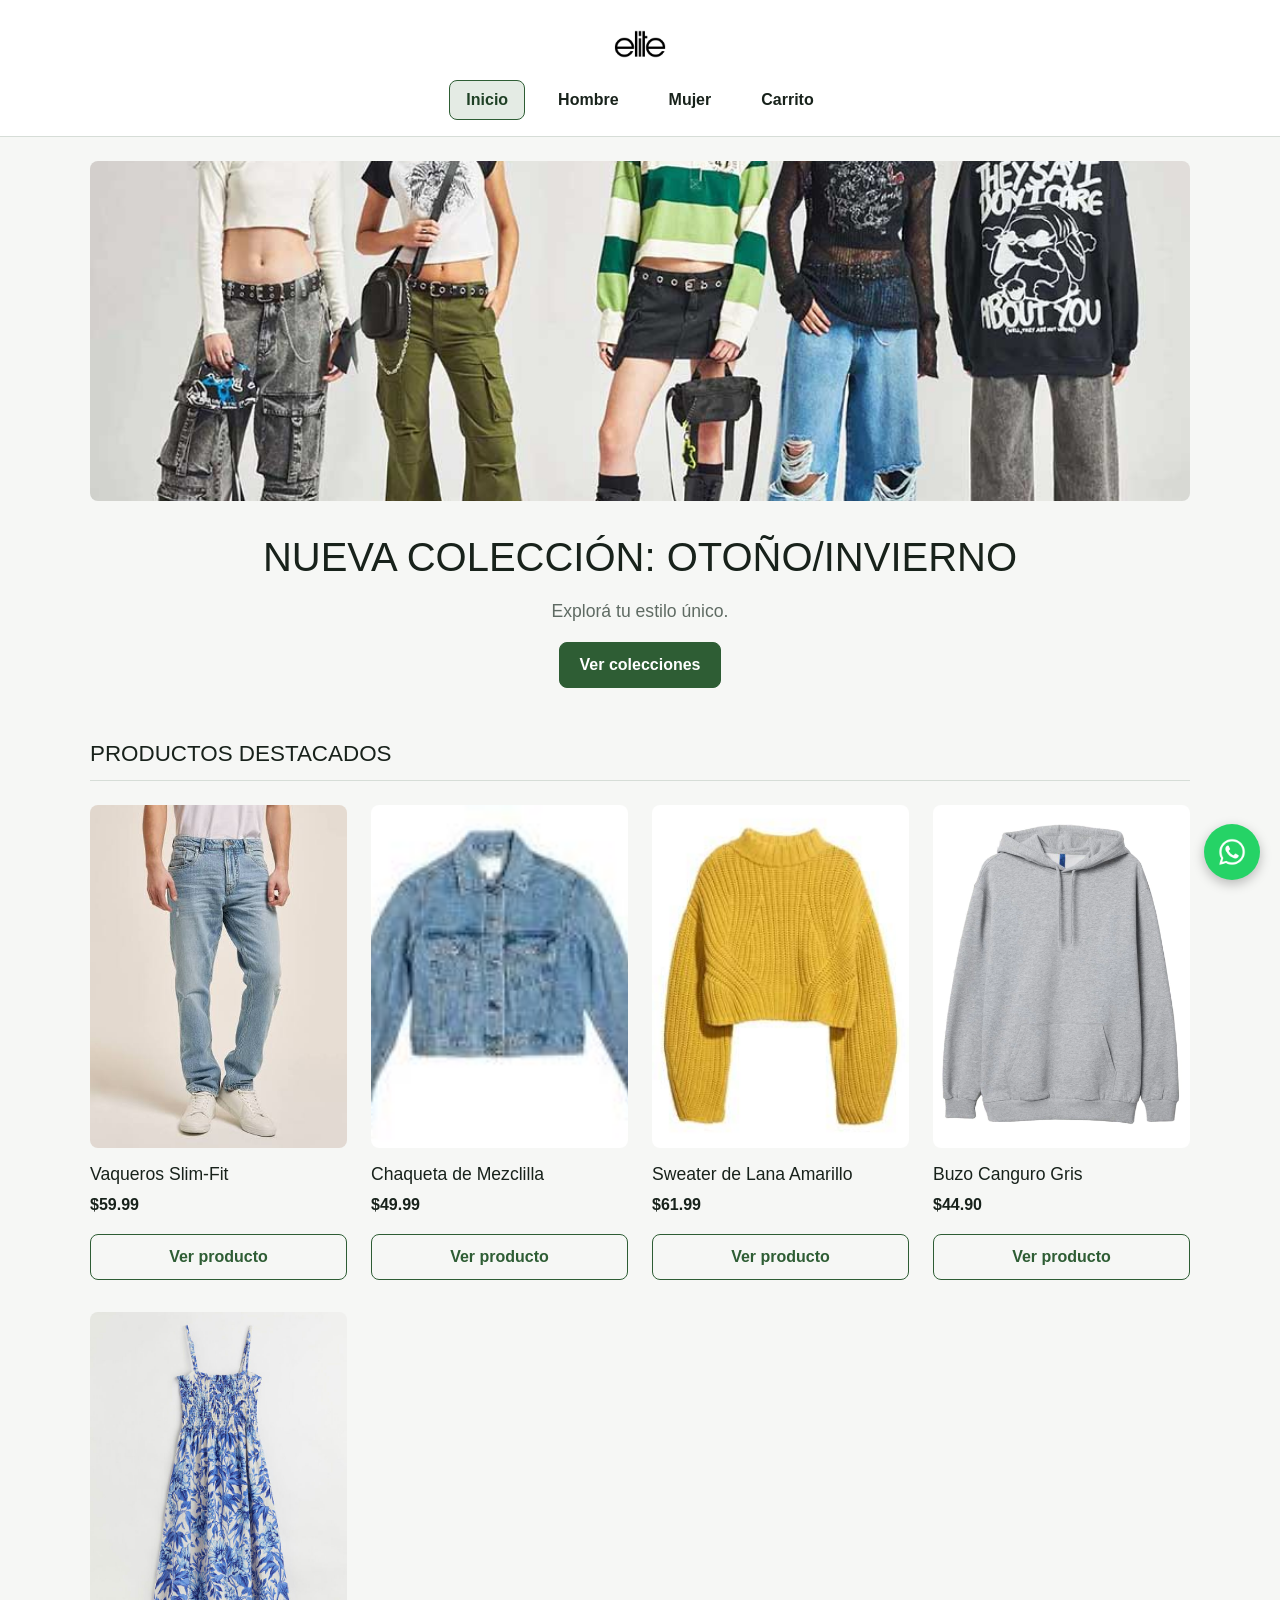
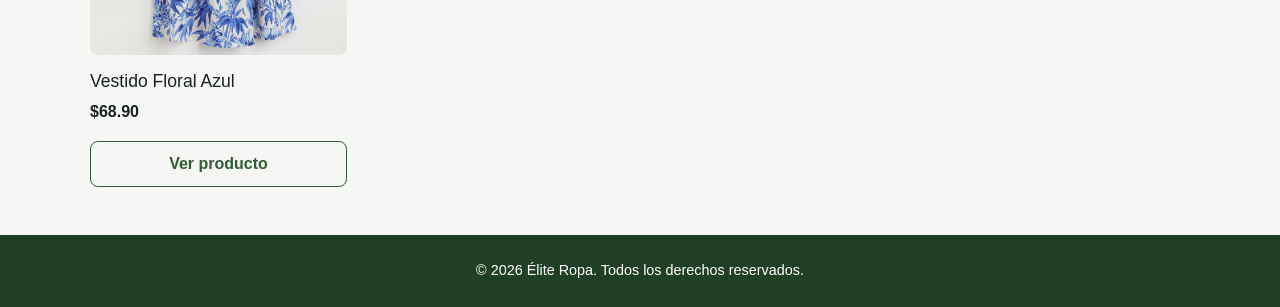
<file: trabajo_practico_4/src/checkout_confirmacion.html>
<!DOCTYPE html>
<html lang="es">
<head>
    <meta charset="UTF-8">
    <meta name="viewport" content="width=device-width, initial-scale=1.0">
    <title>Élite - Compra confirmada</title>
    <link rel="stylesheet" href="./recursos/estilo/style.css">
    <link rel="icon" href="./recursos/imagenes/logo/elite_icono.png">
    <script type="module" src="./recursos/js/vistas/vista.confirmacion.js"></script>
</head>
<body>
    <header class="encabezado-principal">
        <nav class="menu-principal" aria-label="Menú principal">
            <a class="menu-principal__logo" href="index.html">
                <img class="menu-principal__logo-imagen" src="./recursos/imagenes/logo/elite_logo.png" alt="Élite - Inicio">
            </a>
            <a class="menu-principal__enlace" href="index.html">Inicio</a>
            <a class="menu-principal__enlace" href="catalogo_hombre.html">Hombre</a>
            <a class="menu-principal__enlace" href="catalogo_mujer.html">Mujer</a>
            <a class="menu-principal__enlace menu-principal__enlace--activo" aria-current="page" href="carrito.html">Carrito <span class="menu-principal__contador" data-carrito-contador hidden>0</span></a>
        </nav>
    </header>

    <main class="contenido-principal">
        <ol class="pasos-compra" aria-label="Pasos de la compra">
            <li class="pasos-compra__paso pasos-compra__paso--completado">Envío</li>
            <li class="pasos-compra__paso pasos-compra__paso--completado">Pago</li>
            <li class="pasos-compra__paso pasos-compra__paso--completado">Confirmación</li>
        </ol>

        <section class="confirmacion">
            <h1 class="confirmacion__titulo">¡Gracias por tu compra!</h1>
            <p class="confirmacion__pedido" id="pedido-numero"></p>
            <p class="confirmacion__texto" id="pedido-texto" role="status"></p>

            <div class="resumen-compra">
            <h2 class="resumen-compra__titulo">Resumen del pedido</h2>
            <ul class="resumen-compra__productos" id="resumen-productos"></ul>
            <dl class="resumen-compra__lista" id="resumen-totales"></dl>
            </div>

            <div class="confirmacion__acciones">
                <a class="boton boton--whatsapp" id="enviar-whatsapp" href="#" target="_blank" rel="noopener noreferrer" hidden>Enviar pedido por WhatsApp</a>
                <a class="boton boton--primario" href="index.html">Volver al inicio</a>
                <a class="boton boton--contorno" href="catalogo_hombre.html">Seguir comprando</a>
            </div>
        </section>
    </main>

    <footer class="pie-pagina">
        <p class="pie-pagina__texto">&copy; 2026 Élite Ropa. Todos los derechos reservados.</p>
    </footer>
</body>
</html>
</file>
<file: trabajo_practico_3/src/recursos/estilo/style.css>
/* general */
* {
    box-sizing: border-box;
}

body {
    margin: 0;
    min-height: 100vh;
    display: flex;
    flex-direction: column;
    font-family: Arial, sans-serif;
    line-height: 1.6;
    color: #18221b;
    background: #f6f7f5;
}

img {
    display: block;
    max-width: 100%;
    height: auto;
}

h1, h2, h3 {
    margin: 0 0 0.5rem;
    font-weight: 500;
}

p {
    margin: 0 0 1rem;
}

a {
    color: inherit;
}

button {
    font: inherit;
    background: white;
    border: 1px solid #d6ddd7;
    border-radius: 8px;
    padding: 0.5rem 1rem;
    cursor: pointer;
}

button:hover {
    color: #2e5d34;
    border-color: #2e5d34;
}


/* header */
.encabezado_principal {
    background: white;
}

.encabezado_principal hr {
    margin: 0;
    border: 0;
    height: 1px;
    background: #d6ddd7;
}


/* nav */
.menu {
    display: flex;
    flex-wrap: wrap;
    justify-content: center;
    align-items: center;
    gap: 0.5rem 1rem;
    padding: 1rem;
}

.menu a {
    padding: 0.4rem 1rem;
    font-weight: bold;
    text-decoration: none;
    border-radius: 8px;
}

.menu a:hover {
    background: #e4ebe4;
}

.menu a[aria-current="page"],
.menu a.activo {
    background: #e4ebe4;
    color: #1f4025;
    border: 1px solid #2e5d34;
}

.menu a:first-child {
    flex: 0 0 100%;
    display: flex;
    justify-content: center;
    padding: 0;
}

.menu a:first-child:hover {
    background: none;
}

.menu a:first-child img {
    height: 56px;
    width: auto;
}


/* main */
.contenido_principal {
    flex: 1;
    width: 90%;
    max-width: 1100px;
    margin: 0 auto;
    padding: 1.5rem 0 3rem;
}

.contenido_principal br,
.contenido_principal hr,
body > hr {
    display: none;
}

.contenido_principal > p > small {
    color: #5f6b63;
}

.contenido_principal > h1 {
    margin: 0.25rem 0 1.5rem;
    font-size: 2rem;
}


/* footer */
.pie_pagina {
    padding: 1.5rem 1rem;
    text-align: center;
    font-size: 0.9rem;
    color: white;
    background: #1f4025;
}

.pie_pagina p {
    margin: 0;
}


/* tarjeta de producto (se usa en index, catalogos y producto) */
.tarjeta_producto {
    display: flex;
    flex-direction: column;
    gap: 0.25rem;
    flex: 1 1 250px;
    max-width: 350px;
}

.tarjeta_producto > img {
    width: 100%;
    aspect-ratio: 3 / 4;
    object-fit: cover;
    border-radius: 8px;
    margin-bottom: 0.5rem;
    background: #e4ebe4;
}

.tarjeta_producto > h3 {
    margin: 0;
    font-size: 1.1rem;
}

.tarjeta_producto > p {
    margin: 0;
    color: #5f6b63;
}

.tarjeta_producto > p:nth-last-child(2) {
    margin-bottom: 0.75rem;
    font-weight: bold;
    color: #18221b;
}

.tarjeta_producto > button,
.tarjeta_producto > a {
    margin-top: auto;
    padding: 0.6rem 1rem;
    text-align: center;
    text-decoration: none;
    font-weight: bold;
    color: #2e3d5d;
    background: none;
    border: 1px solid #2e5d34;
    border-radius: 8px;
}

.tarjeta_producto > button:hover,
.tarjeta_producto > a:hover {
    color: white;
    background: #2e5d34;
}


/* index */
.seccion_coleccion {
    margin-bottom: 3rem;
    text-align: center;
}

.seccion_coleccion > img {
    width: 100%;
    height: 340px;
    object-fit: cover;
    border-radius: 8px;
    margin-bottom: 1.5rem;
}

.seccion_coleccion h1 {
    font-size: 2.5rem;
}

.seccion_coleccion p {
    font-size: 1.1rem;
    color: #5f6b63;
}

.seccion_coleccion > a {
    display: inline-block;
    padding: 0.75rem 2rem;
    font-weight: bold;
    text-decoration: none;
    color: white;
    background: #2e5d34;
    border-radius: 8px;
}

.seccion_coleccion > a:hover {
    background: #1f4025;
}

.seccion_productos {
    display: flex;
    flex-wrap: wrap;
    gap: 2rem 1.5rem;
}

.seccion_productos > h2 {
    flex: 0 0 100%;
    padding-bottom: 0.5rem;
    font-size: 1.4rem;
    border-bottom: 1px solid #d6ddd7;
}


/* catalogo hombre */
.seccion_hombre {
    display: flex;
    flex-wrap: wrap;
    gap: 2rem 1.5rem;
}


/* catalogo mujer */
.seccion_mujer {
    display: flex;
    flex-wrap: wrap;
    gap: 2rem 1.5rem;
}


/* filtros (catalogo hombre y mujer) */
.formulario {
    margin-bottom: 2rem;
    padding: 1rem 0;
    border-top: 1px solid #d6ddd7;
    border-bottom: 1px solid #d6ddd7;
}

.formulario form {
    display: flex;
    flex-wrap: wrap;
    align-items: center;
    gap: 0.75rem 1.25rem;
}

.formulario label,
.formulario span {
    display: flex;
    align-items: center;
    gap: 0.4rem;
    font-weight: bold;
}

.formulario select {
    padding: 0.4rem 0.6rem;
    font: inherit;
    background: white;
    border: 1px solid #d6ddd7;
    border-radius: 8px;
}

.formulario input[type="checkbox"] {
    accent-color: #2e5d34;
}


/* carrito */


/* carrito */
.botones_carrito {
    display: flex;
    flex-direction: column;
    gap: 1rem;
}

.botones_carrito button {
    width: 100%;
    padding: 1rem;
    font-size: 1.1rem;
    font-weight: bold;
    color: white;
    border: none;
    border-radius: 8px;
}

.boton_agregar {
    background: #2e5d34;
}

.boton_agregar:hover {
    background: #1f4025;
}

.boton_pagar {
    background: #1e6fd9;
}

.boton_pagar:hover {
    background: #1857ac;
    color: white;
}


/* producto */
.tarjeta_producto:has(.galeria_producto) {
    flex: 0 0 100%;
    max-width: none;
    flex-direction: row;
    flex-wrap: wrap;
    align-items: flex-start;
    gap: 2rem;
}

.galeria_producto,
.detalles_producto {
    flex: 1 1 300px;
}

.galeria_producto > img {
    width: 100%;
    aspect-ratio: 4 / 5;
    object-fit: cover;
    border-radius: 8px;
}

.galeria_producto > div {
    display: flex;
    gap: 0.75rem;
    margin-top: 0.75rem;
}

.galeria_producto > div img {
    width: 72px;
    height: 72px;
    object-fit: cover;
    border: 1px solid #d6ddd7;
    border-radius: 8px;
}

.detalles_producto h1 {
    font-size: 2rem;
}

.detalles_producto h2 {
    margin: 0.75rem 0 1.5rem;
    font-size: 1.75rem;
    font-weight: bold;
}

.detalles_producto h3 {
    font-size: 1rem;
    font-weight: bold;
}

.detalles_producto p {
    margin: 0 0 1.25rem;
    color: #5f6b63;
}

.detalles_producto > button {
    width: 100%;
    font-weight: bold;
}

.detalles_producto > button:hover {
    filter: brightness(1.2);
}

.talles {
    display: flex;
    flex-wrap: wrap;
    align-items: center;
    gap: 0.5rem;
    margin-bottom: 1.25rem;
}

.talles p {
    flex: 0 0 100%;
    margin: 0 0 0.25rem;
    color: #18221b;
}

.talles button {
    min-width: 3rem;
}

.talles a {
    margin-left: 0.5rem;
    color: #5f6b63;
}

.cantidad {
    display: flex;
    align-items: center;
    gap: 0.5rem;
    margin-bottom: 1.5rem;
}

.cantidad button {
    width: 2.5rem;
    height: 2.5rem;
    padding: 0;
    font-size: 1.2rem;
}

.cantidad input {
    height: 2.5rem;
    font: inherit;
    border: 1px solid #d6ddd7;
    border-radius: 8px;
}

.seccion_recomendados {
    margin-top: 3rem;
}

.seccion_recomendados > h2 {
    flex: 0 0 100%;
    padding-bottom: 0.5rem;
    margin-bottom: 1.5rem;
    font-size: 1.4rem;
    border-bottom: 1px solid #d6ddd7;
}

.seccion_recomendados > div {
    display: flex;
    gap: 1rem;
}

.seccion_recomendados > div > * {
    flex: 1;
}
</file>
<file: trabajo_practico_4/src/recursos/estilo/style.css>
/* ==========================================================================
   Élite - Hoja de estilos
   Convención de nombres: BEM  ->  bloque__elemento--modificador
   Orden: de lo más genérico a lo más específico
     1. Base (etiquetas)
     2. Layout (estructura común a todas las páginas)
     3. Componentes reutilizables
     4. Bloques específicos de cada vista
     5. Responsive
   ========================================================================== */


/* ==========================================================================
   1. BASE
   ========================================================================== */
*,
*::before,
*::after {
    box-sizing: border-box;
}

body {
    margin: 0;
    min-height: 100vh;
    display: flex;
    flex-direction: column;
    font-family: Arial, sans-serif;
    line-height: 1.6;
    color: #18221b;
    background: #f6f7f5;
}

[hidden] {
    display: none !important;
}

img {
    display: block;
    max-width: 100%;
    height: auto;
}

h1, h2, h3 {
    margin: 0 0 0.5rem;
    font-weight: 500;
}

p {
    margin: 0 0 1rem;
}

a {
    color: inherit;
}

button,
input,
select {
    font: inherit;
}

fieldset {
    margin: 0;
    padding: 0;
    border: 0;
}

:focus-visible {
    outline: 3px solid #1e6fd9;
    outline-offset: 2px;
}


/* ==========================================================================
   2. LAYOUT (se repite en todas las páginas)
   ========================================================================== */

/* --- encabezado y menú principal --- */
.encabezado-principal {
    background: white;
    border-bottom: 1px solid #d6ddd7;
}

.menu-principal {
    display: flex;
    flex-wrap: wrap;
    justify-content: center;
    align-items: center;
    gap: 0.5rem 1rem;
    padding: 1rem;
}

.menu-principal__logo {
    flex: 0 0 100%;
    display: flex;
    justify-content: center;
}

.menu-principal__logo-imagen {
    height: 56px;
    width: auto;
}

.menu-principal__enlace {
    padding: 0.4rem 1rem;
    font-weight: bold;
    text-decoration: none;
    border: 1px solid transparent;
    border-radius: 8px;
}

.menu-principal__enlace:hover {
    background: #e4ebe4;
}

.menu-principal__enlace--activo {
    background: #e4ebe4;
    color: #1f4025;
    border-color: #2e5d34;
}

.menu-principal__contador {
    display: inline-grid;
    place-items: center;
    min-width: 1.4rem;
    height: 1.4rem;
    margin-left: 0.25rem;
    padding: 0 0.3rem;
    font-size: 0.8rem;
    color: white;
    background: #2e5d34;
    border-radius: 999px;
}

/* --- contenido principal --- */
.contenido-principal {
    flex: 1;
    width: 90%;
    max-width: 1100px;
    margin: 0 auto;
    padding: 1.5rem 0 3rem;
}

/* --- pie de página --- */
.pie-pagina {
    padding: 1.5rem 1rem;
    text-align: center;
    font-size: 0.9rem;
    color: white;
    background: #1f4025;
}

.pie-pagina__texto {
    margin: 0;
}


/* ==========================================================================
   3. COMPONENTES REUTILIZABLES
   ========================================================================== */

/* --- mensaje de estado (cargando / error al leer el JSON) --- */
.estado-carga {
    padding: 1rem;
    color: #5f6b63;
    background: #e4ebe4;
    border-radius: 8px;
}

.estado-carga--error {
    color: #7a1b15;
    background: #f8e1df;
}

/* --- migas de pan --- */
.migas {
    margin-bottom: 1rem;
    font-size: 0.85rem;
    color: #5f6b63;
}

.migas__enlace {
    text-decoration: none;
}

.migas__enlace:hover {
    text-decoration: underline;
}

/* --- títulos --- */
.titulo-pagina {
    margin: 0.25rem 0 1.5rem;
    font-size: 2rem;
}

.titulo-seccion {
    margin-bottom: 1.5rem;
    padding-bottom: 0.5rem;
    font-size: 1.4rem;
    border-bottom: 1px solid #d6ddd7;
}

/* --- botón (base + variantes) --- */
.boton {
    display: inline-block;
    padding: 0.6rem 1.25rem;
    text-align: center;
    text-decoration: none;
    font-weight: bold;
    color: #18221b;
    background: white;
    border: 1px solid #d6ddd7;
    border-radius: 8px;
    cursor: pointer;
}

.boton:hover {
    color: #2e5d34;
    border-color: #2e5d34;
}

.boton--primario {
    color: white;
    background: #2e5d34;
    border-color: #2e5d34;
}

.boton--primario:hover {
    color: white;
    background: #1f4025;
}

.boton--contorno {
    color: #2e5d34;
    background: none;
    border-color: #2e5d34;
}

.boton--contorno:hover {
    color: white;
    background: #2e5d34;
}

.boton--pagar {
    color: white;
    background: #1e6fd9;
    border-color: #1e6fd9;
}

.boton--pagar:hover {
    color: white;
    background: #1857ac;
    border-color: #1857ac;
}

.boton--bloque {
    display: block;
    width: 100%;
    padding: 1rem;
    font-size: 1.1rem;
}

.boton--exito {
    color: white;
    background: #2e5d34;
    border-color: #2e5d34;
}

.boton--whatsapp {
    color: white;
    background: #25d366;
    border-color: #25d366;
}

.boton--whatsapp:hover {
    color: white;
    background: #1da851;
    border-color: #1da851;
}

/* --- botón flotante de WhatsApp (fijo en la esquina inferior derecha) --- */
.boton-flotante {
    position: fixed;
    right: calc(1.25rem + env(safe-area-inset-right, 0px));
    bottom: calc(1.25rem + env(safe-area-inset-bottom, 0px));
    z-index: 50;
    display: flex;
    align-items: center;
    justify-content: center;
    width: 3.5rem;
    height: 3.5rem;
    border-radius: 50%;
    box-shadow: 0 4px 12px rgb(0 0 0 / 0.25);
    transition: transform 150ms ease, box-shadow 150ms ease;
}

.boton-flotante--whatsapp {
    background: #25d366;
}

.boton-flotante--whatsapp:hover {
    background: #1da851;
    transform: scale(1.08);
    box-shadow: 0 6px 16px rgb(0 0 0 / 0.3);
}

.boton-flotante__icono {
    width: 62%;
    height: 62%;
}

@media (prefers-reduced-motion: reduce) {
    .boton-flotante {
        transition: none;
    }

    .boton-flotante--whatsapp:hover {
        transform: none;
    }
}

/* --- grilla de productos (index, catálogos y recomendados) --- */
/* Grilla: todas las columnas miden lo mismo, así las tarjetas no cambian de
   tamaño según cuántos productos tenga la última fila. */
.grilla-productos {
    display: grid;
    grid-template-columns: repeat(auto-fill, minmax(230px, 1fr));
    gap: 2rem 1.5rem;
    margin: 0;
    padding: 0;
    list-style: none;
}

/* Cada producto es un <article> dentro de su <li>: el <li> es la celda de la
   grilla y el <article> ocupa todo su alto. */
.grilla-productos__item {
    display: flex;
}

/* --- tarjeta de producto --- */
.tarjeta-producto {
    display: flex;
    flex: 1;
    flex-direction: column;
    gap: 0.25rem;
}

.tarjeta-producto__enlace-imagen {
    display: block;
    line-height: 0;
}

.tarjeta-producto__imagen {
    width: 100%;
    aspect-ratio: 3 / 4;
    object-fit: cover;
    margin-bottom: 0.5rem;
    background: #e4ebe4;
    border-radius: 8px;
}

.tarjeta-producto__titulo {
    margin: 0;
    font-size: 1.1rem;
}

.tarjeta-producto__enlace {
    text-decoration: none;
}

.tarjeta-producto__enlace:hover {
    text-decoration: underline;
}

/* La descripción ocupa siempre dos líneas (se recorta con puntos suspensivos si
   es más larga) para que todas las tarjetas midan lo mismo; el texto completo
   está en la página del producto. */
.tarjeta-producto__descripcion {
    display: -webkit-box;
    -webkit-line-clamp: 2;
    -webkit-box-orient: vertical;
    overflow: hidden;
    min-height: 3.2em;
    margin: 0;
    color: #5f6b63;
}

.tarjeta-producto__precio {
    margin: 0 0 0.75rem;
    font-weight: bold;
}

.tarjeta-producto__boton {
    margin-top: auto;
}

.tarjeta-producto--compacta {
    max-width: 200px;
}

/* --- selector de cantidad (producto y carrito) --- */
.selector-cantidad {
    display: flex;
    align-items: center;
    gap: 0.5rem;
}

.selector-cantidad__etiqueta {
    font-weight: bold;
}

.selector-cantidad__boton {
    width: 2.5rem;
    height: 2.5rem;
    padding: 0;
    font-size: 1.2rem;
    background: white;
    border: 1px solid #d6ddd7;
    border-radius: 8px;
    cursor: pointer;
}

.selector-cantidad__boton:hover {
    color: #2e5d34;
    border-color: #2e5d34;
}

.selector-cantidad__input {
    width: 3.5rem;
    height: 2.5rem;
    text-align: center;
    border: 1px solid #d6ddd7;
    border-radius: 8px;
}

/* --- formulario de compra (envío y pago) --- */
.form-compra {
    display: flex;
    flex-direction: column;
    gap: 1.5rem;
}

.form-compra__bloque {
    display: grid;
    grid-template-columns: repeat(auto-fit, minmax(200px, 1fr));
    gap: 1rem;
    padding: 1.25rem;
    background: white;
    border: 1px solid #d6ddd7;
    border-radius: 8px;
}

.form-compra__leyenda {
    padding: 0 0.5rem;
    font-weight: bold;
}

.form-compra__campo {
    display: flex;
    flex-direction: column;
    gap: 0.3rem;
}

.form-compra__campo--ancho {
    grid-column: 1 / -1;
}

.form-compra__etiqueta {
    font-size: 0.9rem;
    font-weight: bold;
}

.form-compra__input {
    padding: 0.55rem 0.7rem;
    background: white;
    border: 1px solid #b9c4bb;
    border-radius: 8px;
}

.form-compra__input--invalido {
    border-color: #b3261e;
}

.form-compra__error {
    margin: 0;
    font-size: 0.85rem;
    color: #b3261e;
}

.form-compra__acciones {
    display: flex;
    flex-wrap: wrap;
    justify-content: space-between;
    gap: 1rem;
}

/* --- resumen de compra (carrito y checkout) --- */
.resumen-compra {
    align-self: start;
    padding: 1.25rem;
    background: white;
    border: 1px solid #d6ddd7;
    border-radius: 8px;
}

.resumen-compra__titulo {
    font-size: 1.2rem;
}

.resumen-compra__productos {
    margin: 0 0 1rem;
    padding: 0;
    list-style: none;
    font-size: 0.95rem;
    color: #5f6b63;
}

.resumen-compra__producto {
    display: flex;
    justify-content: space-between;
    gap: 1rem;
    padding: 0.3rem 0;
}

.resumen-compra__lista {
    margin: 0 0 1.25rem;
}

.resumen-compra__fila {
    display: flex;
    justify-content: space-between;
    padding: 0.4rem 0;
    border-top: 1px solid #e4ebe4;
}

.resumen-compra__fila--total {
    font-size: 1.2rem;
    font-weight: bold;
    border-top: 2px solid #18221b;
}

.resumen-compra__termino,
.resumen-compra__valor {
    margin: 0;
}

.resumen-compra__acciones {
    display: flex;
    flex-direction: column;
    gap: 0.75rem;
}


/* ==========================================================================
   4. BLOQUES ESPECÍFICOS DE CADA VISTA
   ========================================================================== */

/* --- index: portada de la colección --- */
.portada {
    margin-bottom: 3rem;
    text-align: center;
}

.portada__imagen {
    width: 100%;
    height: 340px;
    object-fit: cover;
    margin-bottom: 1.5rem;
    border-radius: 8px;
}

.portada__titulo {
    font-size: 2.5rem;
}

.portada__subtitulo {
    font-size: 1.1rem;
    color: #5f6b63;
}

/* --- catálogos: filtros y ordenamiento --- */
.filtros-catalogo {
    margin-bottom: 2rem;
    padding: 1rem 0;
    border-top: 1px solid #d6ddd7;
    border-bottom: 1px solid #d6ddd7;
}

.filtros-catalogo__form {
    display: flex;
    flex-wrap: wrap;
    align-items: center;
    gap: 0.75rem 1.25rem;
}

.filtros-catalogo__etiqueta {
    display: flex;
    align-items: center;
    gap: 0.4rem;
    font-weight: bold;
}

.filtros-catalogo__select {
    padding: 0.4rem 0.6rem;
    background: white;
    border: 1px solid #d6ddd7;
    border-radius: 8px;
}

.filtros-catalogo__cantidad {
    margin: 0.75rem 0 0;
    font-size: 0.9rem;
    color: #5f6b63;
}

/* --- vista de producto individual --- */
.producto-detalle {
    display: flex;
    flex-wrap: wrap;
    align-items: flex-start;
    gap: 2rem;
}

.producto-detalle__galeria,
.producto-detalle__info {
    flex: 1 1 300px;
}

.producto-detalle__imagen-principal {
    width: 100%;
    aspect-ratio: 4 / 5;
    object-fit: cover;
    border-radius: 8px;
}

.producto-detalle__miniaturas {
    display: flex;
    gap: 0.75rem;
    margin: 0.75rem 0 0;
    padding: 0;
    list-style: none;
}

.producto-detalle__miniatura {
    width: 72px;
    height: 72px;
    object-fit: cover;
    border: 1px solid #d6ddd7;
    border-radius: 8px;
}

.producto-detalle__miniatura-boton {
    padding: 0;
    background: none;
    border: 0;
    cursor: pointer;
}

.producto-detalle__miniatura--activa {
    border-color: #2e5d34;
    border-width: 2px;
}

.producto-detalle__titulo {
    font-size: 2rem;
}

.producto-detalle__color {
    color: #5f6b63;
}

.producto-detalle__precio {
    margin: 0.75rem 0 1.5rem;
    font-size: 1.75rem;
    font-weight: bold;
}

.producto-detalle__subtitulo {
    font-size: 1rem;
    font-weight: bold;
}

.producto-detalle__descripcion {
    margin-bottom: 1.25rem;
    color: #5f6b63;
}

.producto-detalle__form {
    display: flex;
    flex-direction: column;
    gap: 1.25rem;
}

.producto-detalle__talles {
    display: flex;
    flex-wrap: wrap;
    align-items: center;
    gap: 0.5rem;
}

.producto-detalle__talles-leyenda {
    width: 100%;
    margin-bottom: 0.25rem;
    padding: 0;
    font-weight: bold;
}

.producto-detalle__talle {
    position: relative;
}

.producto-detalle__talle-radio {
    position: absolute;
    opacity: 0;
}

.producto-detalle__talle-texto {
    display: block;
    min-width: 3rem;
    padding: 0.5rem 1rem;
    text-align: center;
    background: white;
    border: 1px solid #d6ddd7;
    border-radius: 8px;
    cursor: pointer;
}

.producto-detalle__talle-radio:checked + .producto-detalle__talle-texto {
    color: white;
    background: #2e5d34;
    border-color: #2e5d34;
}

.producto-detalle__talle-radio:focus-visible + .producto-detalle__talle-texto {
    outline: 3px solid #1e6fd9;
    outline-offset: 2px;
}

/* --- productos recomendados --- */
.recomendados {
    margin-top: 3rem;
}

/* --- carrito --- */
.carrito {
    display: grid;
    grid-template-columns: 1fr 320px;
    gap: 2rem;
}

.carrito__vacio {
    padding: 2rem 1rem;
    text-align: center;
    background: white;
    border: 1px solid #d6ddd7;
    border-radius: 8px;
}

.carrito__lista {
    margin: 0;
    padding: 0;
    list-style: none;
}

.carrito-item {
    display: grid;
    grid-template-columns: 90px 1fr auto auto;
    align-items: center;
    gap: 0.5rem 1.25rem;
    padding: 1rem 0;
    border-bottom: 1px solid #d6ddd7;
}

.carrito-item__imagen {
    width: 90px;
    height: 110px;
    object-fit: cover;
    border-radius: 8px;
}

.carrito-item__nombre {
    margin: 0;
    font-size: 1.05rem;
}

.carrito-item__detalle {
    margin: 0;
    font-size: 0.9rem;
    color: #5f6b63;
}

.carrito-item__subtotal {
    margin: 0;
    min-width: 5rem;
    text-align: right;
    font-weight: bold;
}

.carrito-item__quitar {
    grid-column: 2 / -1;
    justify-self: start;
    padding: 0;
    font-size: 0.9rem;
    color: #5f6b63;
    background: none;
    border: 0;
    text-decoration: underline;
    cursor: pointer;
}

.carrito-item__quitar:hover {
    color: #b3261e;
}

/* --- checkout: indicador de pasos --- */
.pasos-compra {
    display: flex;
    flex-wrap: wrap;
    gap: 0.5rem 1.5rem;
    margin: 0 0 2rem;
    padding: 0;
    list-style: none;
    counter-reset: paso;
}

.pasos-compra__paso {
    display: flex;
    align-items: center;
    gap: 0.5rem;
    color: #5f6b63;
    counter-increment: paso;
}

.pasos-compra__paso::before {
    content: counter(paso);
    display: grid;
    place-items: center;
    width: 1.8rem;
    height: 1.8rem;
    font-size: 0.9rem;
    font-weight: bold;
    background: white;
    border: 1px solid #b9c4bb;
    border-radius: 50%;
}

.pasos-compra__paso--completado::before {
    content: "\2713";
    color: white;
    background: #2e5d34;
    border-color: #2e5d34;
}

.pasos-compra__paso--activo {
    font-weight: bold;
    color: #18221b;
}

.pasos-compra__paso--activo::before {
    color: white;
    background: #18221b;
    border-color: #18221b;
}

/* --- checkout: distribución formulario + resumen --- */
.checkout {
    display: grid;
    grid-template-columns: 1fr 320px;
    gap: 2rem;
}

/* --- checkout: paso de pago --- */
.form-pago__metodos {
    display: flex;
    flex-direction: column;
    gap: 0.75rem;
    grid-template-columns: none;
}

.form-pago__opcion {
    display: flex;
    align-items: center;
    gap: 0.6rem;
    padding: 0.75rem 1rem;
    border: 1px solid #d6ddd7;
    border-radius: 8px;
    cursor: pointer;
}

.form-pago__opcion:has(input:checked) {
    background: #e4ebe4;
    border-color: #2e5d34;
}

.form-pago__radio {
    accent-color: #2e5d34;
}

/* --- checkout: confirmación --- */
.confirmacion {
    max-width: 640px;
    margin: 0 auto;
    text-align: center;
}

.confirmacion__titulo {
    font-size: 2rem;
}

.confirmacion__pedido {
    display: inline-block;
    margin: 0.5rem 0 1.5rem;
    padding: 0.4rem 1rem;
    font-weight: bold;
    background: #e4ebe4;
    border-radius: 8px;
}

.confirmacion__texto {
    color: #5f6b63;
}

.confirmacion__acciones {
    display: flex;
    flex-wrap: wrap;
    justify-content: center;
    gap: 1rem;
    margin-top: 2rem;
}

/* --- notificaciones en pantalla (toasts) --- */
.notificaciones {
    position: fixed;
    top: 1rem;
    right: 1rem;
    z-index: 100;
    display: flex;
    flex-direction: column;
    gap: 0.75rem;
    width: min(380px, calc(100% - 2rem));
}

.notificacion {
    display: flex;
    align-items: flex-start;
    gap: 0.75rem;
    padding: 0.9rem 1rem;
    color: #18221b;
    background: white;
    border: 1px solid #d6ddd7;
    border-left-width: 6px;
    border-radius: 8px;
    box-shadow: 0 4px 16px rgba(0, 0, 0, 0.15);
}

.notificacion--exito {
    border-left-color: #2e5d34;
}

.notificacion--error {
    border-left-color: #b3261e;
}

.notificacion--aviso {
    border-left-color: #c68a00;
}

.notificacion__texto {
    flex: 1;
    margin: 0;
    font-size: 0.95rem;
}

.notificacion__cerrar {
    padding: 0 0.25rem;
    font-size: 1.4rem;
    line-height: 1;
    color: #5f6b63;
    background: none;
    border: 0;
    cursor: pointer;
}

.notificacion__cerrar:hover {
    color: #18221b;
}
/* ==========================================================================
   5. RESPONSIVE
   ========================================================================== */
@media (max-width: 800px) {
    .carrito,
    .checkout {
        grid-template-columns: 1fr;
    }

    .carrito-item {
        grid-template-columns: 70px 1fr;
    }

    .carrito-item__imagen {
        width: 70px;
        height: 90px;
    }

    .carrito-item__quitar {
        grid-column: 1 / -1;
    }

    .carrito-item__subtotal {
        text-align: left;
    }

    .portada__imagen {
        height: 220px;
    }

    .portada__titulo {
        font-size: 1.8rem;
    }
}
</file>
